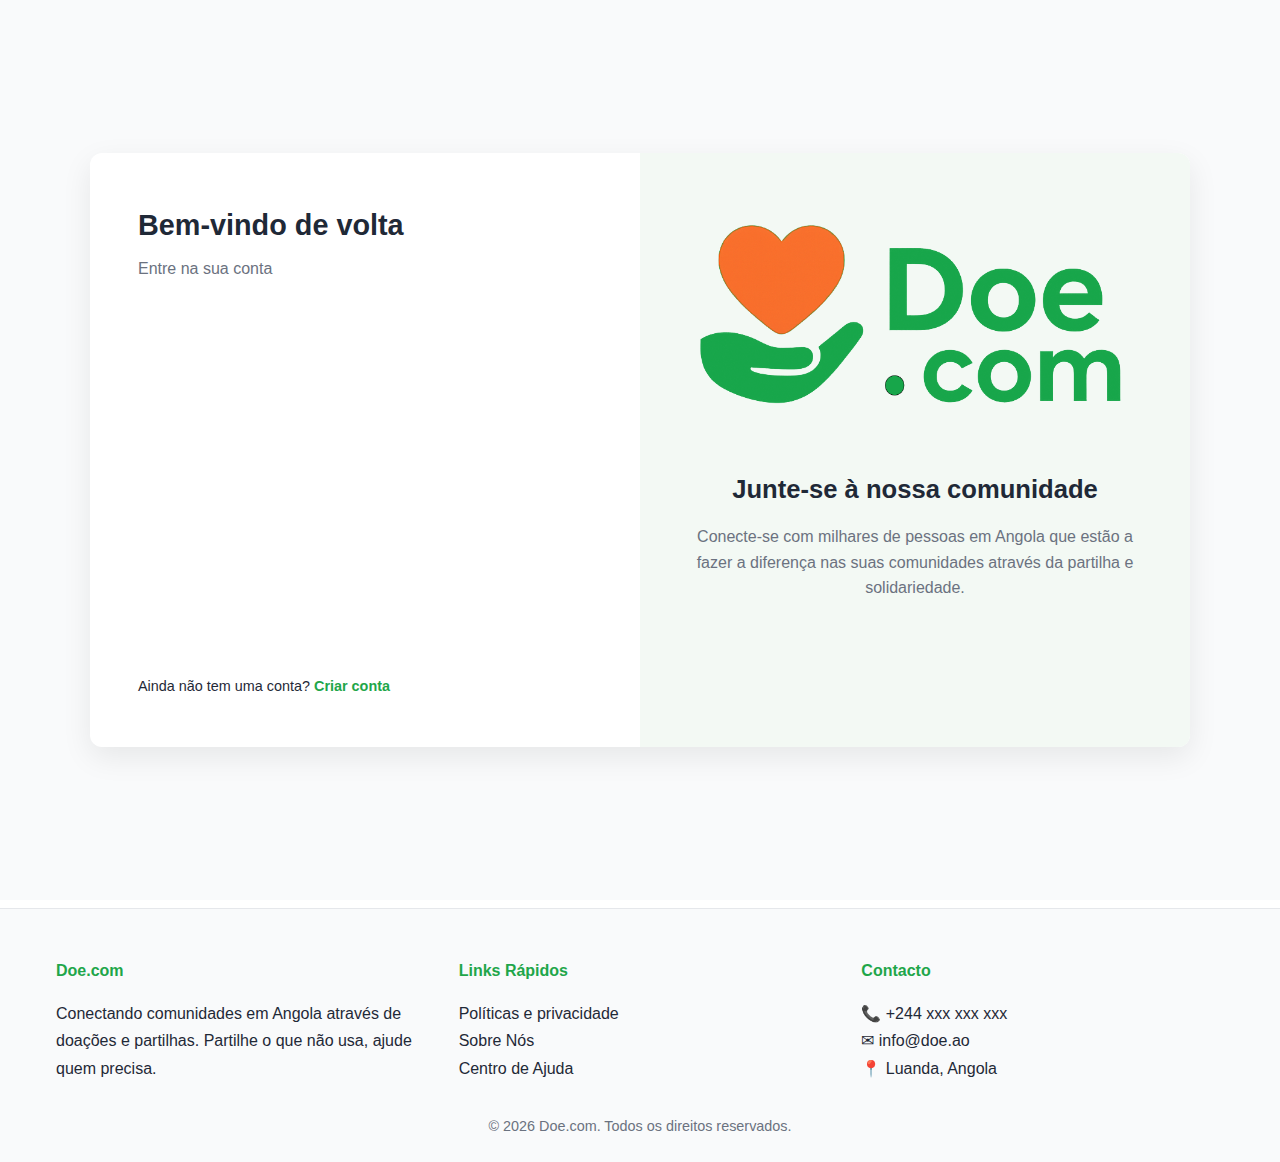
<file: index.html>
<!DOCTYPE html>
<html lang="pt">
  <head>
    <meta charset="UTF-8" />
    <meta name="viewport" content="width=device-width, initial-scale=1.0" />
    <link rel="stylesheet" href="./src/style/main.css" />
    <link rel="stylesheet" href="./src/style/sign.css" />
    <title>Entrar | Doe.com</title>
  </head>
  <body>
    <main class="auth">
      <div class="auth-container">
        <!-- Coluna esquerda: formulário -->
        <div class="auth-form">
          <h1>Bem-vindo de volta</h1>
          <p class="auth-subtitle">Entre na sua conta</p>

          <form class="fade-in auth-form" id="loginForm">
            <div class="form-group">
              <label for="loginEmail">Endereço de Email</label>
              <input
                type="email"
                id="loginEmail"
                name="email"
                placeholder="Digite o seu email"
                required
              />
            </div>

            <div class="form-group">
              <label for="loginPassword">Palavra-passe</label>
              <input
                type="password"
                id="loginPassword"
                name="password"
                placeholder="Digite a sua palavra-passe"
                required
              />
            </div>

            <button type="submit" class="btn btn-primary btn-full">
              Entrar
            </button>
          </form>

          <p class="auth-footer">
            Ainda não tem uma conta?
            <a href="signup.html">Criar conta</a>
          </p>
        </div>

        <!-- Coluna direita: imagem -->
        <div class="auth-side">
          <img src="./src/img/doe1.png" alt="Ilustração de comunidade" />

          <h2>Junte-se à nossa comunidade</h2>
          <p>
            Conecte-se com milhares de pessoas em Angola que estão a fazer a
            diferença nas suas comunidades através da partilha e solidariedade.
          </p>
        </div>
      </div>
    </main>

    <!-- Footer -->
    <footer class="footer">
      <div class="container footer-grid">
        <div>
          <h4>Doe.com</h4>
          <p>
            Conectando comunidades em Angola através de doações e partilhas.
            Partilhe o que não usa, ajude quem precisa.
          </p>
        </div>

        <div>
          <h4>Links Rápidos</h4>
          <p><a href="#">Políticas e privacidade</a></p>
          <p><a href="#">Sobre Nós</a></p>
          <p><a href="#">Centro de Ajuda</a></p>
        </div>

        <div>
          <h4>Contacto</h4>
          <p>📞 +244 xxx xxx xxx</p>
          <p>✉ info@doe.ao</p>
          <p>📍 Luanda, Angola</p>
        </div>
      </div>

      <div class="footer-bottom">
        © 2026 Doe.com. Todos os direitos reservados.
      </div>
    </footer>

    <script src="./src/script/auth.js"></script>
    

  </body>
</html>
</file>
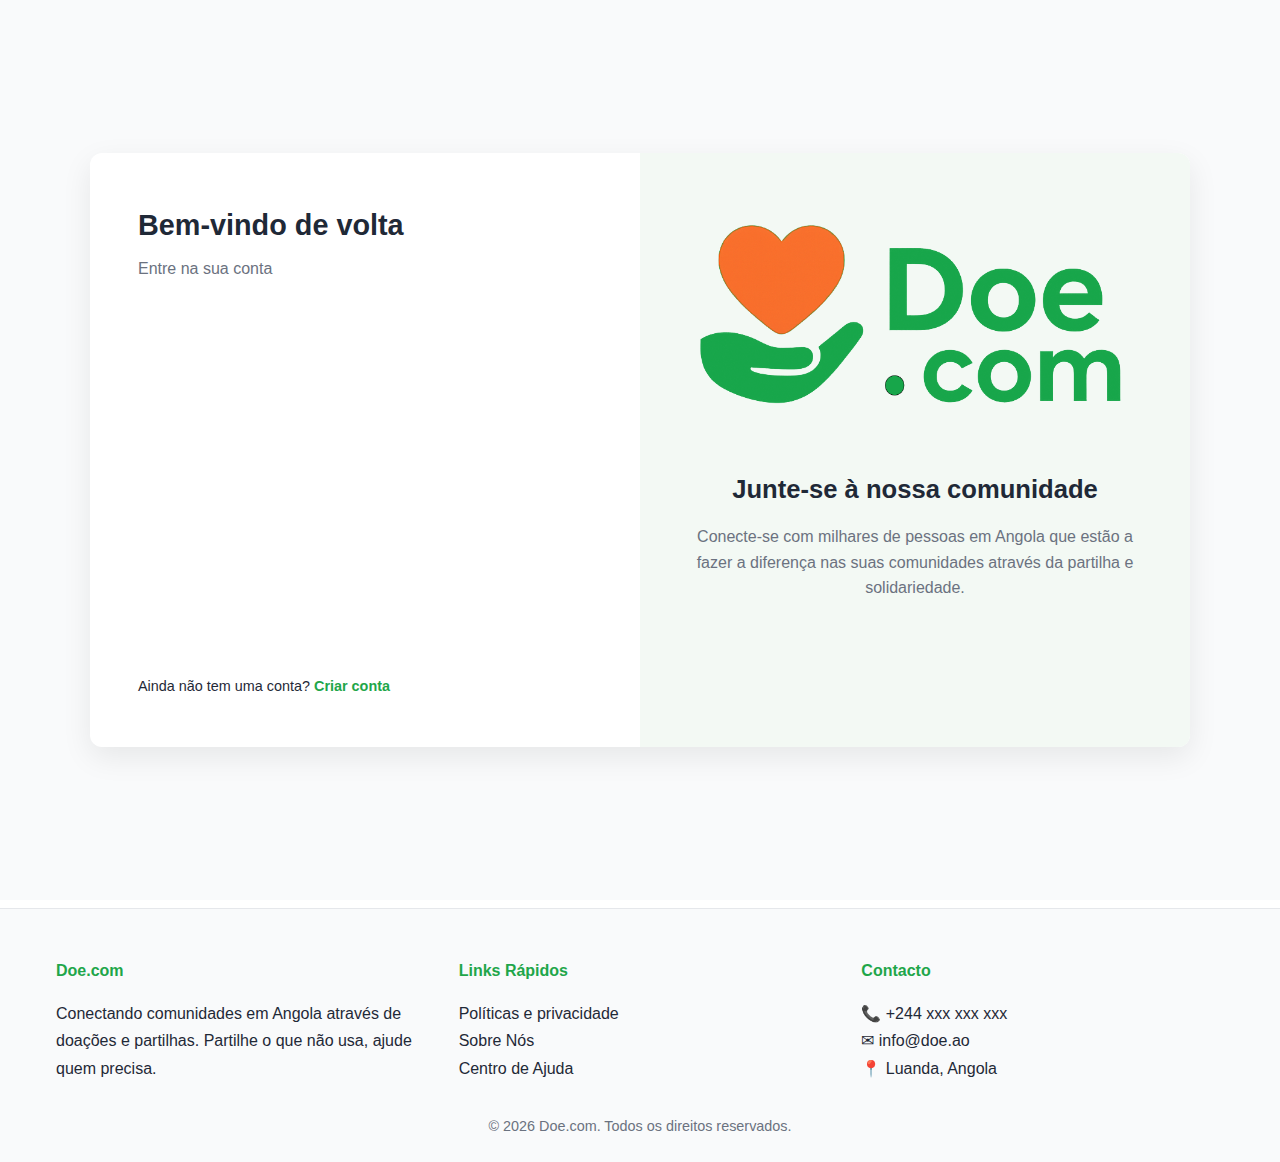
<file: adm.html>
<!DOCTYPE html>
<html lang="pt">
<head>
  <meta charset="UTF-8" />
  <title>Administrador</title>
  <meta name="viewport" content="width=device-width, initial-scale=1.0" />

  <link rel="stylesheet" href="./src/style/main.css" />
  <link rel="stylesheet" href="./src/style/adm.css" />
</head>

<body>

<header class="header">
      <div class="container nav">
        <div class="logo"><a href="adm.html"><img src="./src/img/doe1.png" alt="logo" /></a></div>

        <button class="menu-toggle" id="menuToggle">☰</button>

        <nav class="nav-links" id="navLinks">
          <a href="adm.html">Início</a>

          <a href="chat-adm.html" id="messagesMenuLink">Mensagens</a>

          <!-- Logout -->
          <button
            id="logoutBtn"
            class="btn btn-outline btn-small"
            style="display: none"
          >
            Terminar sessão
          </button>
        </nav>
      </div>
    </header>


<main class="admin-container">
  <h1 class="admin-title">Painel do Administrador</h1>

  <!-- ===============================
       USUÁRIOS
  =============================== -->
  <section class="admin-section">
    <h2>Usuários cadastrados</h2>

    <div class="admin-table-wrapper">
      <table class="admin-table">
        <thead>
          <tr>
            <th>Nome</th>
            <th>Email</th>
            <th>Tipo</th>
            <th>Ações</th>
          </tr>
        </thead>
        <tbody id="usersTable"></tbody>
      </table>
    </div>
  </section>

  <!-- ===============================
       PUBLICAÇÕES
  =============================== -->
  <section class="admin-section">
    <h2>Publicações</h2>

    <div class="admin-table-wrapper">
      <table class="admin-table">
        <thead>
          <tr>
            <th>Título</th>
            <th>Autor</th>
            <th>NIF</th>
            <th>Descrição</th>
            <th>Ações</th>
          </tr>
        </thead>
        <tbody id="postsTable"></tbody>
      </table>
    </div>
  </section>
</main>


<!-- Footer -->
    <footer class="footer fade-in">
      <div class="container footer-grid">
        <div>
          <h4>Doe.com</h4>
          <p>
            Conectando comunidades em Angola através de doações e partilhas.
            Partilhe o que não usa, ajude quem precisa.
          </p>
        </div>

        <div>
          <h4>Links Rápidos</h4>
          <p><a href="#">Políticas e privacidade</a></p>
          <p><a href="#">Sobre Nós</a></p>
          <p><a href="#">Centro de Ajuda</a></p>
        </div>

        <div>
          <h4>Contacto</h4>
          <p>📞 +244 xxx xxx xxx</p>
          <p>✉ info@doe.ao</p>
          <p>📍 Luanda, Angola</p>
        </div>
      </div>

      <div class="footer-bottom">
        © 2026 Kambia. Todos os direitos reservados.
      </div>
    </footer>

<script src="./src/script/auth.js"></script>
<script src="./src/script/script.js"></script>
<script src="./src/script/adm.js"></script>
</body>
</html>
</file>
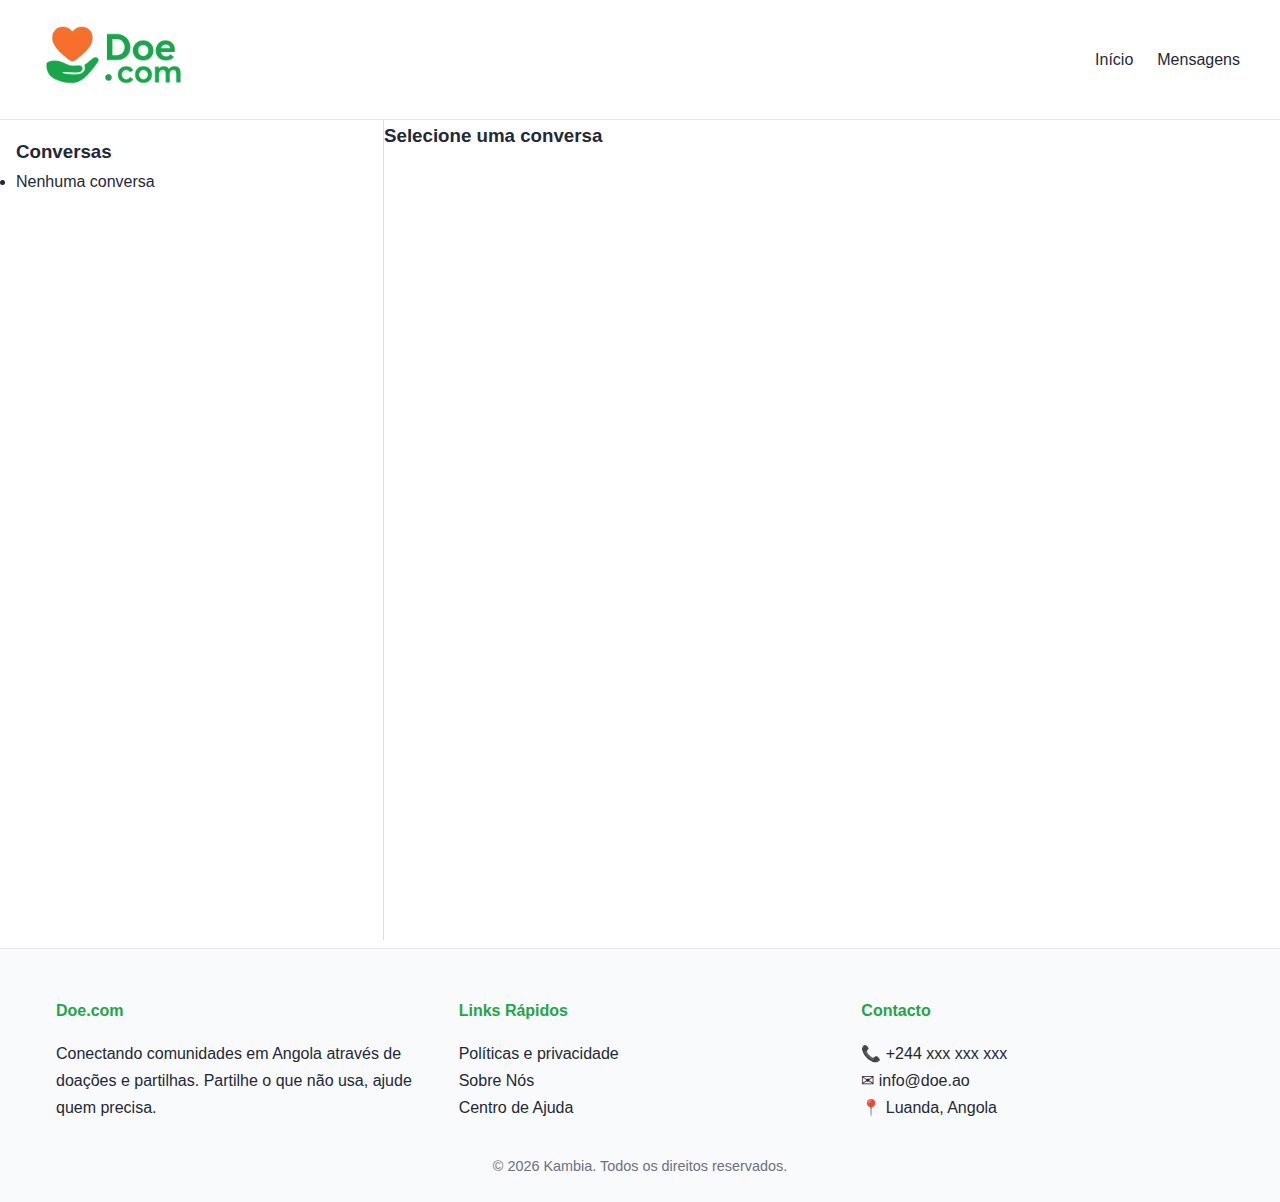
<file: chat-adm.html>
<!DOCTYPE html>
<html lang="pt">
<head>
    <meta charset="UTF-8">
    <meta name="viewport" content="width=device-width, initial-scale=1.0">
    <link rel="stylesheet" href="./src/style/main.css">
    <link rel="stylesheet" href="./src/style/chat-adm.css">
    <title>Mensagens</title>
</head>
<body>

    <header class="header">
      <div class="container nav">
        <div class="logo"><a href="chat-adm.html"><img src="./src/img/doe1.png" alt="logo" /></a></div>

        <button class="menu-toggle" id="menuToggle">☰</button>

        <nav class="nav-links" id="navLinks">
          <a href="adm.html">Início</a>

          <a href="chat-adm.html" id="messagesMenuLink">Mensagens</a>

          <!-- Logout -->
          <button
            id="logoutBtn"
            class="btn btn-outline btn-small"
            style="display: none"
          >
            Terminar sessão
          </button>
        </nav>
      </div>
    </header>

    <main class="messages-container">
  <!-- LISTA DE CONVERSAS -->
  <aside class="chat-list">
    <h3>Conversas</h3>
    <ul id="chatList"></ul>
  </aside>

  <!-- CHAT -->
  <section class="chat-content">
    <div class="chat-header">
      <button
  id="deleteChatBtn"
  class="delete-chat-btn"
  style="display:none;"
>
  🗑️ Eliminar conversa
</button>

        <button id="backToChats" class="back-btn">←</button>

      <h3 id="chatTitle">Selecione uma conversa</h3>
      <p id="chatSubtitle"></p>
    </div>

    <div class="chat-messages" id="messagesContainer"></div>

    <form id="messageForm" class="admin-chat-input" style="display:none;">
      <input
        type="text"
        id="messageInput"
        placeholder="Escreva uma mensagem..."
        required
      />
      <button type="submit">Enviar</button>
    </form>
  </section>
</main>

<!-- Footer -->
    <footer class="footer fade-in">
      <div class="container footer-grid">
        <div>
          <h4>Doe.com</h4>
          <p>
            Conectando comunidades em Angola através de doações e partilhas.
            Partilhe o que não usa, ajude quem precisa.
          </p>
        </div>

        <div>
          <h4>Links Rápidos</h4>
          <p><a href="#">Políticas e privacidade</a></p>
          <p><a href="#">Sobre Nós</a></p>
          <p><a href="#">Centro de Ajuda</a></p>
        </div>

        <div>
          <h4>Contacto</h4>
          <p>📞 +244 xxx xxx xxx</p>
          <p>✉ info@doe.ao</p>
          <p>📍 Luanda, Angola</p>
        </div>
      </div>

      <div class="footer-bottom">
        © 2026 Kambia. Todos os direitos reservados.
      </div>
    </footer>

<script src="./src/script/auth.js"></script>
<script src="./src/script/script.js"></script>
<script src="./src/script/chat-adm.js"></script>
</body>
</html>
</file>
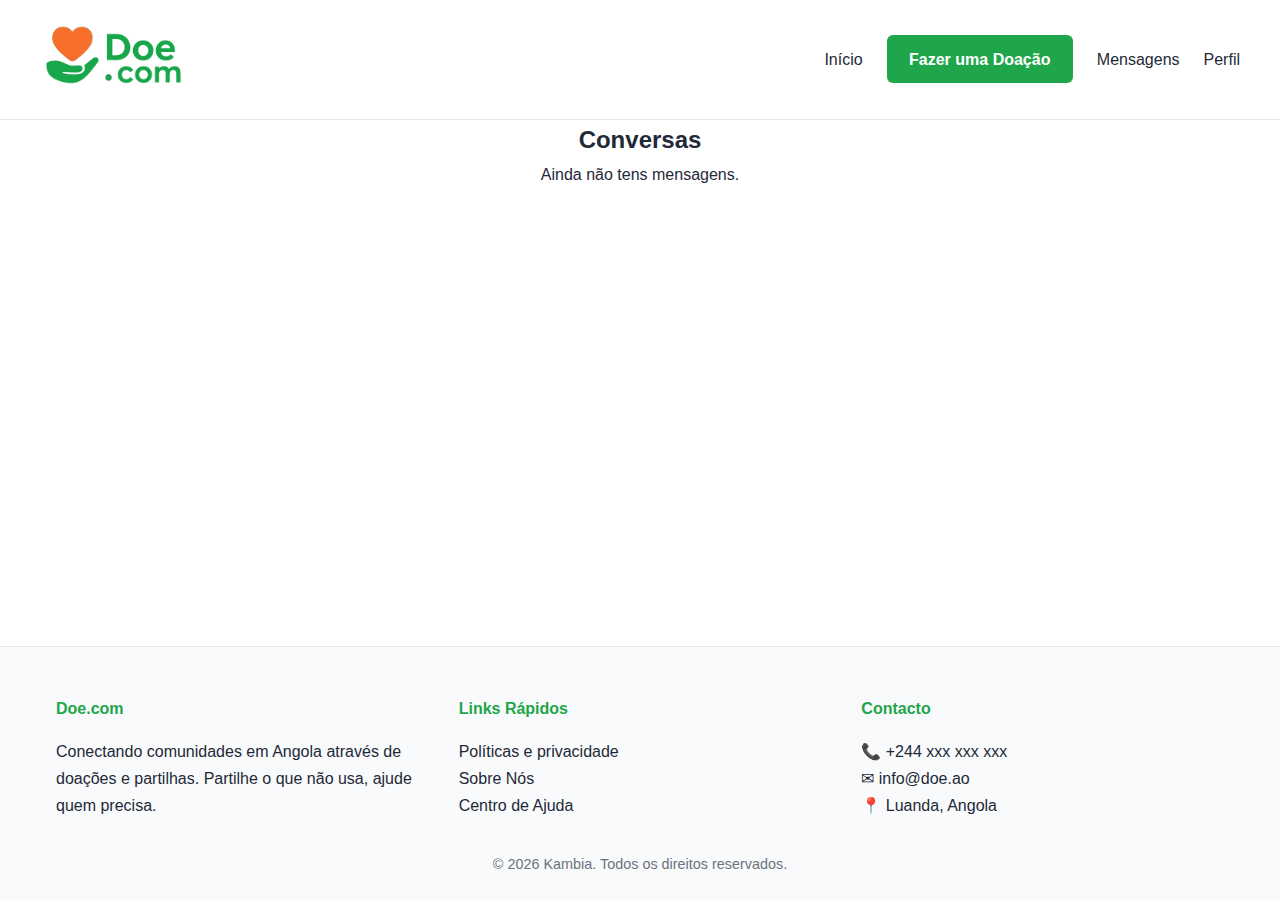
<file: chat.html>
<!DOCTYPE html>
<html lang="pt">
<head>
  <meta charset="UTF-8" />
  <title>Chat</title>
  <meta name="viewport" content="width=device-width, initial-scale=1.0" />

  <link rel="stylesheet" href="./src/style/main.css" />
  <link rel="stylesheet" href="./src/style/chat.css" />
</head>
<body>

  <!-- Header / Navbar -->
    <header class="header">
      <div class="container nav">
        <div class="logo"><a href="home.html"><img src="./src/img/doe1.png" alt="logo" /></a></div>

        <button class="menu-toggle" id="menuToggle">☰</button>

        <nav class="nav-links" id="navLinks">
          <a href="home.html">Início</a>

          <!-- Ação principal (muda conforme tipo de conta) -->
          <a href="doacoes.html" id="donationActionBtn" class="btn btn-primary">
            Fazer uma Doação
          </a>

          <a href="chats.html" id="messagesMenuLink">Mensagens</a>

          <a href="perfil.html" id="profileLink">Perfil</a>

          <!-- Logout -->
          <button
            id="logoutBtn"
            class="btn btn-outline btn-small"
            style="display: none"
          >
            Terminar sessão
          </button>
        </nav>
      </div>
    </header>

  <!-- CHAT -->
  <main class="container fade-in chat-page">

    <!-- TOPO DO CHAT -->
    <div class="chat-header">
      <a href="chats.html"><h3>←</h3></a>
      <h3 id="chatTitle">Conversa</h3>
      <p id="chatSubtitle"></p>
    </div>

    <!-- MENSAGENS -->
    <div id="messagesContainer" class="messages"></div>

    <!-- ENVIAR MENSAGEM -->
    <form id="messageForm" class="chat-form">
      <input
        type="text"
        id="messageInput"
        placeholder="Escreve a tua mensagem..."
        required
      />
      <button type="submit" class="btn btn-primary">
        Enviar
      </button>
    </form>

  </main>
  
<!-- Footer -->
    <footer class="footer fade-in">
      <div class="container footer-grid">
        <div>
          <h4>Doe.com</h4>
          <p>
            Conectando comunidades em Angola através de doações e partilhas.
            Partilhe o que não usa, ajude quem precisa.
          </p>
        </div>

        <div>
          <h4>Links Rápidos</h4>
          <p><a href="#">Políticas e privacidade</a></p>
          <p><a href="#">Sobre Nós</a></p>
          <p><a href="#">Centro de Ajuda</a></p>
        </div>

        <div>
          <h4>Contacto</h4>
          <p>📞 +244 xxx xxx xxx</p>
          <p>✉ info@doe.ao</p>
          <p>📍 Luanda, Angola</p>
        </div>
      </div>

      <div class="footer-bottom">
        © 2026 Doe.com. Todos os direitos reservados.
      </div>
    </footer>


  <script src="./src/script/auth.js"></script>
  <script src="./src/script/script.js"></script>
  <script src="./src/script/chat.js"></script>
  
  

</body>
</html>
</file>
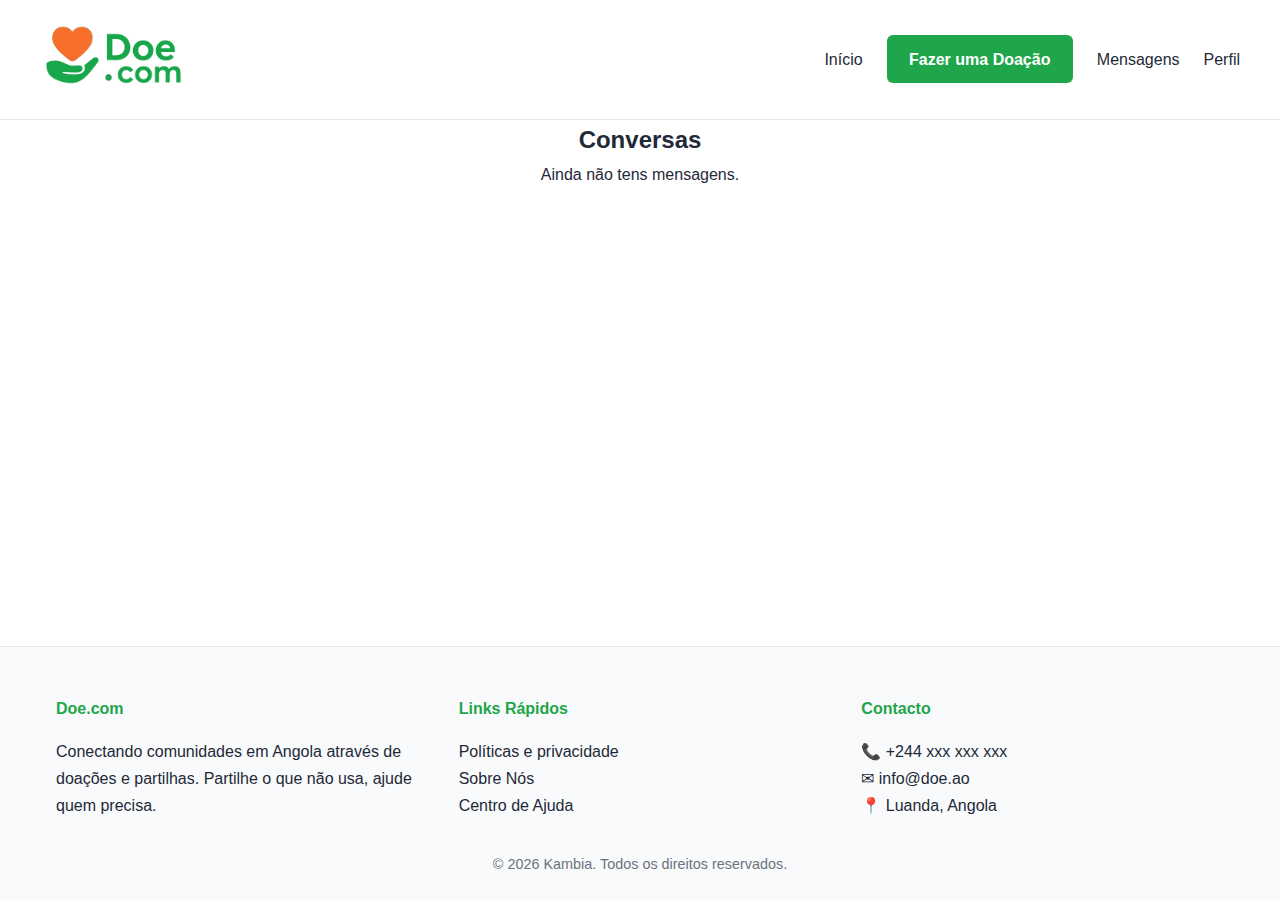
<file: chats.html>
<!DOCTYPE html>
<html lang="pt">
<head>
  <meta charset="UTF-8" />
  <title>Mensagens</title>
  <link rel="stylesheet" href="./src/style/main.css" />
  <link rel="stylesheet" href="./src/style/chats.css" />
</head>
<body>

<!-- Header / Navbar -->
    <header class="header">
      <div class="container nav">
        <div class="logo"><a href="home.html"><img src="./src/img/doe1.png" alt="logo" /></a></div>

        <button class="menu-toggle" id="menuToggle">☰</button>

        <nav class="nav-links" id="navLinks">
          <a href="home.html">Início</a>

          <!-- Ação principal (muda conforme tipo de conta) -->
          <a href="doacoes.html" id="donationActionBtn" class="btn btn-primary">
            Fazer uma Doação
          </a>

          <a href="chats.html" id="messagesMenuLink">Mensagens</a>

          <a href="perfil.html" id="profileLink">Perfil</a>

          <!-- Logout -->
          <button
            id="logoutBtn"
            class="btn btn-outline btn-small"
            style="display: none"
          >
            Terminar sessão
          </button>
        </nav>
      </div>
    </header>

<main class="container1 fade-in">

  <h2>Conversas</h2>

  <p id="noChats" class="empty-message" style="display:none;">
    Ainda não tens mensagens.
  </p>

  <div id="chatsList" class="chats-list"></div>

</main>

<!-- Footer -->
    <footer class="footer fade-in">
      <div class="container footer-grid">
        <div>
          <h4>Doe.com</h4>
          <p>
            Conectando comunidades em Angola através de doações e partilhas.
            Partilhe o que não usa, ajude quem precisa.
          </p>
        </div>

        <div>
          <h4>Links Rápidos</h4>
          <p><a href="#">Políticas e privacidade</a></p>
          <p><a href="#">Sobre Nós</a></p>
          <p><a href="#">Centro de Ajuda</a></p>
        </div>

        <div>
          <h4>Contacto</h4>
          <p>📞 +244 xxx xxx xxx</p>
          <p>✉ info@doe.ao</p>
          <p>📍 Luanda, Angola</p>
        </div>
      </div>

      <div class="footer-bottom">
        © 2026 Kambia. Todos os direitos reservados.
      </div>
    </footer>


<script src="./src/script/auth.js"></script>
<script src="./src/script/script.js"></script>
<script src="./src/script/chats.js"></script>

</body>
</html>
</file>
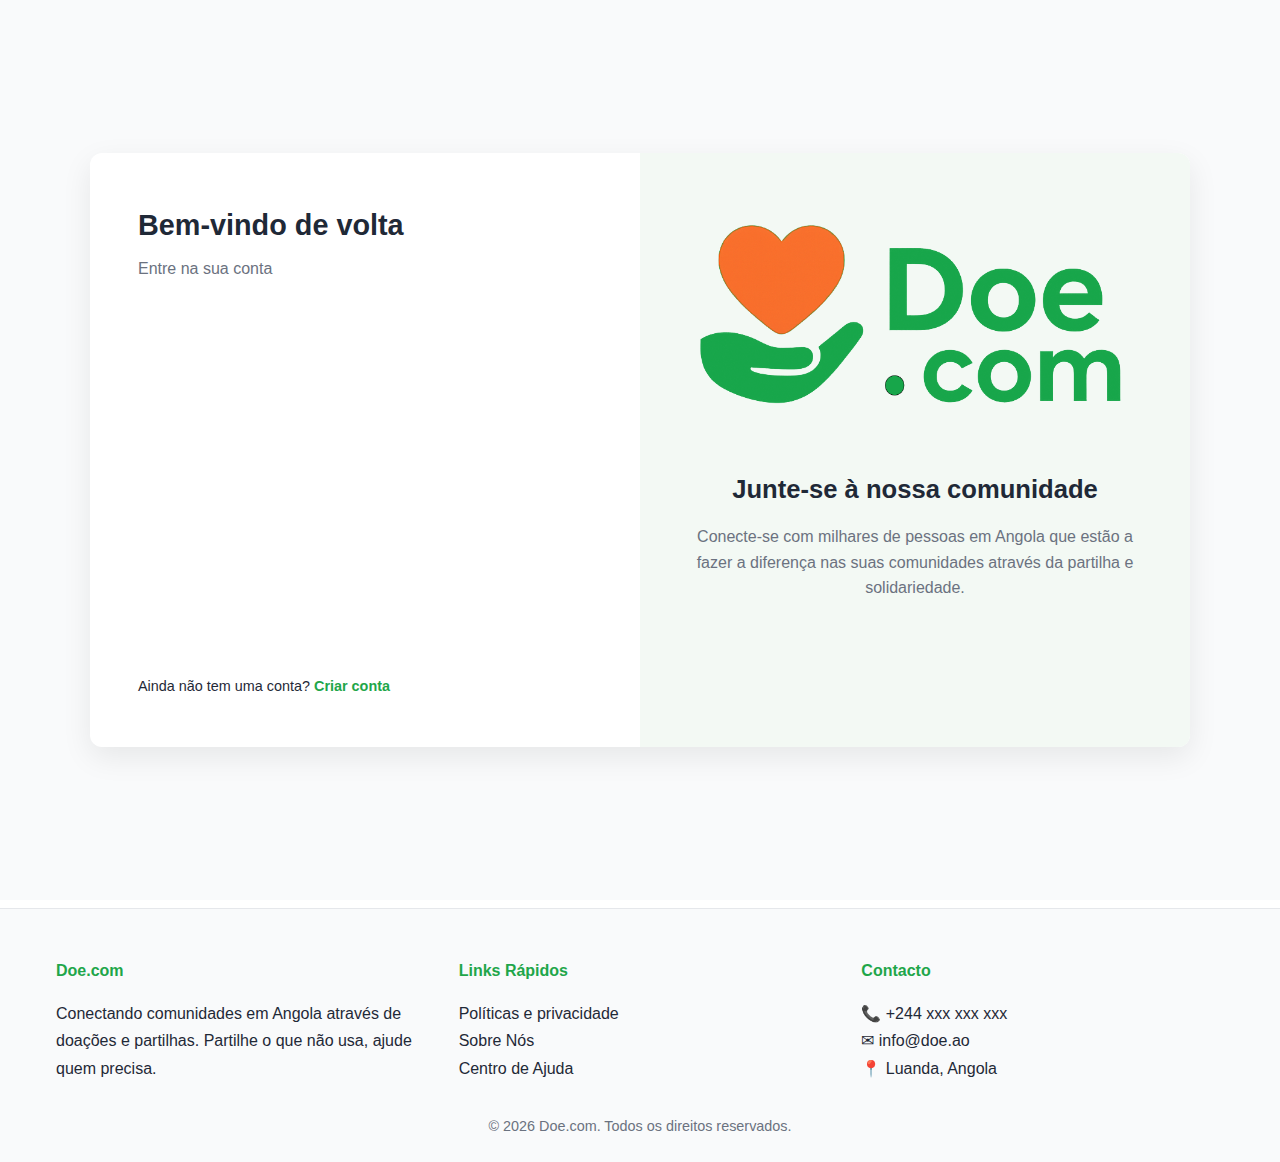
<file: doacoes.html>
<!DOCTYPE html>
<html lang="pt">
<head>
  <meta charset="UTF-8" />
  <meta name="viewport" content="width=device-width, initial-scale=1.0" />
  <title>Fazer uma Doação | Kambia</title>
  <link rel="stylesheet" href="./src/style/main.css" />
  <link rel="stylesheet" href="./src/style/doacoes.css" />
</head>
<body>

  <!-- Header / Navbar -->
    <header class="header">
      <div class="container nav">
        <div class="logo"><a href="home.html"><img src="./src/img/doe1.png" alt="logo" /></a></div>

        <button class="menu-toggle" id="menuToggle">☰</button>

        <nav class="nav-links" id="navLinks">
          <a href="home.html">Início</a>

          <!-- Ação principal (muda conforme tipo de conta) -->
          <a href="doacoes.html" id="donationActionBtn" class="btn btn-primary">
            Fazer uma Doação
          </a>

          <a href="chats.html" id="messagesMenuLink">Mensagens</a>

          <a href="perfil.html" id="profileLink">Perfil</a>

          <!-- Logout -->
          <button
            id="logoutBtn"
            class="btn btn-outline btn-small"
            style="display: none"
          >
            Terminar sessão
          </button>
        </nav>
      </div>
    </header>

<!-- Página Pedidos de Doação -->
<section class="donation-page">
  <div class="container1">

    <!-- Cabeçalho (dinâmico via JS) -->
     <section id="requestFormSection">
    <div class="section-header">
      <h2>Criar Pedido de Doação</h2>
      <p>
        Descreva o que a sua organização precisa neste momento.
      </p>
    </div>

    <!-- ONG → FORMULÁRIO -->

    <form
      id="requestForm"
      class="donation-grid fade-in"
    >
      <div class="donation-card">
        <h3>Detalhes do Pedido</h3>

        <label>Nome do Item Necessário *</label>
        <input
          type="text"
          name="title"
          placeholder="Ex: Alimentos não perecíveis"
          required
        />

        <label>Categoria *</label>
        <select name="category" required>
          <option value="">Selecionar categoria</option>
          <option value="Alimentos">Alimentos</option>
          <option value="Roupas">Roupas</option>
          <option value="Medicamentos">Medicamentos</option>
          <option value="Material Escolar">Material Escolar</option>
          <option value="Outros">Outros</option>
        </select>

        <label>Descrição do Pedido *</label>
        <textarea
          name="description"
          maxlength="500"
          placeholder="Explique a necessidade e quem será beneficiado"
          required
        ></textarea>

        <label>Localização *</label>
        <input
          type="text"
          name="location"
          placeholder="Cidade / Bairro"
          required
        />

        <label>Urgência</label>
        <div class="radio-grid">
          <label>
            <input type="radio" name="priority" value="Alta" />
            Alta
          </label>
          <label>
            <input type="radio" name="priority" value="Média" />
            Média
          </label>
          <label>
            <input
              type="radio"
              name="priority"
              value="Normal"
              checked
            />
            Normal
          </label>
        </div>

        <button
          type="submit"
          class="btn btn-primary btn-full"
        >
          Publicar Pedido
        </button>
      </div>
    </form>
    </section>

    <!-- INDIVIDUAL → LISTA -->
    <section
      id="requestsListSection"
      class="fade-in"
      style="display:none;"
    >
      <h3 class="title">Pedidos de Doações das ONGs</h3>

      <p
        id="emptyRequests"
        class="empty-message"
        style="display:none;"
      >
        Ainda não existem pedidos publicados.
      </p>

      <div
        id="requestsGrid"
        class="items-grid"
      ></div>
    </section>

  </div>
</section>

<!-- Modal -->
<div id="helpModal" class="modal">
  <div class="modal-content">
    <button id="closeModal">×</button>

    <h3 id="modalTitle"></h3>
    <p id="modalDescription"></p>

    <p><strong>ONG:</strong> <span id="modalOng"></span></p>
    <p><strong>Email:</strong> <span id="modalEmail"></span></p>
    <p><strong>NIF:</strong> <span id="modalNif"></span></p>

    <button id="contactBtn" class="btn btn-primary">
      Entrar em contacto
    </button>
  </div>
</div>



  <!-- Footer -->
  <footer class="footer fade-in">
    <div class="container footer-grid">
      <div>
        <h4>Doe.com</h4>
        <p>
          Conectando comunidades em Angola através de doações e partilhas.
          Partilhe o que não usa, ajude quem precisa.
        </p>
      </div>

      <div>
          <h4>Links Rápidos</h4>
          <p><a href="#">Políticas e privacidade</a></p>
          <p><a href="#">Sobre Nós</a></p>
          <p><a href="#">Centro de Ajuda</a></p>
        </div>

      <div>
        <h4>Contacto</h4>
        <p>📞 +244 xxx xxx xxx</p>
        <p>✉ info@doe.ao</p>
        <p>📍 Luanda, Angola</p>
      </div>
    </div>

    <div class="footer-bottom">
      © 2026 Doe.com. Todos os direitos reservados.
    </div>
  </footer>

  <script src="./src/script/auth.js"></script>  
  <script src="./src/script/script.js"></script>
  <script src="./src/script/doacoes.js"></script>
</body>
</html>

</body>
</html>
</file>
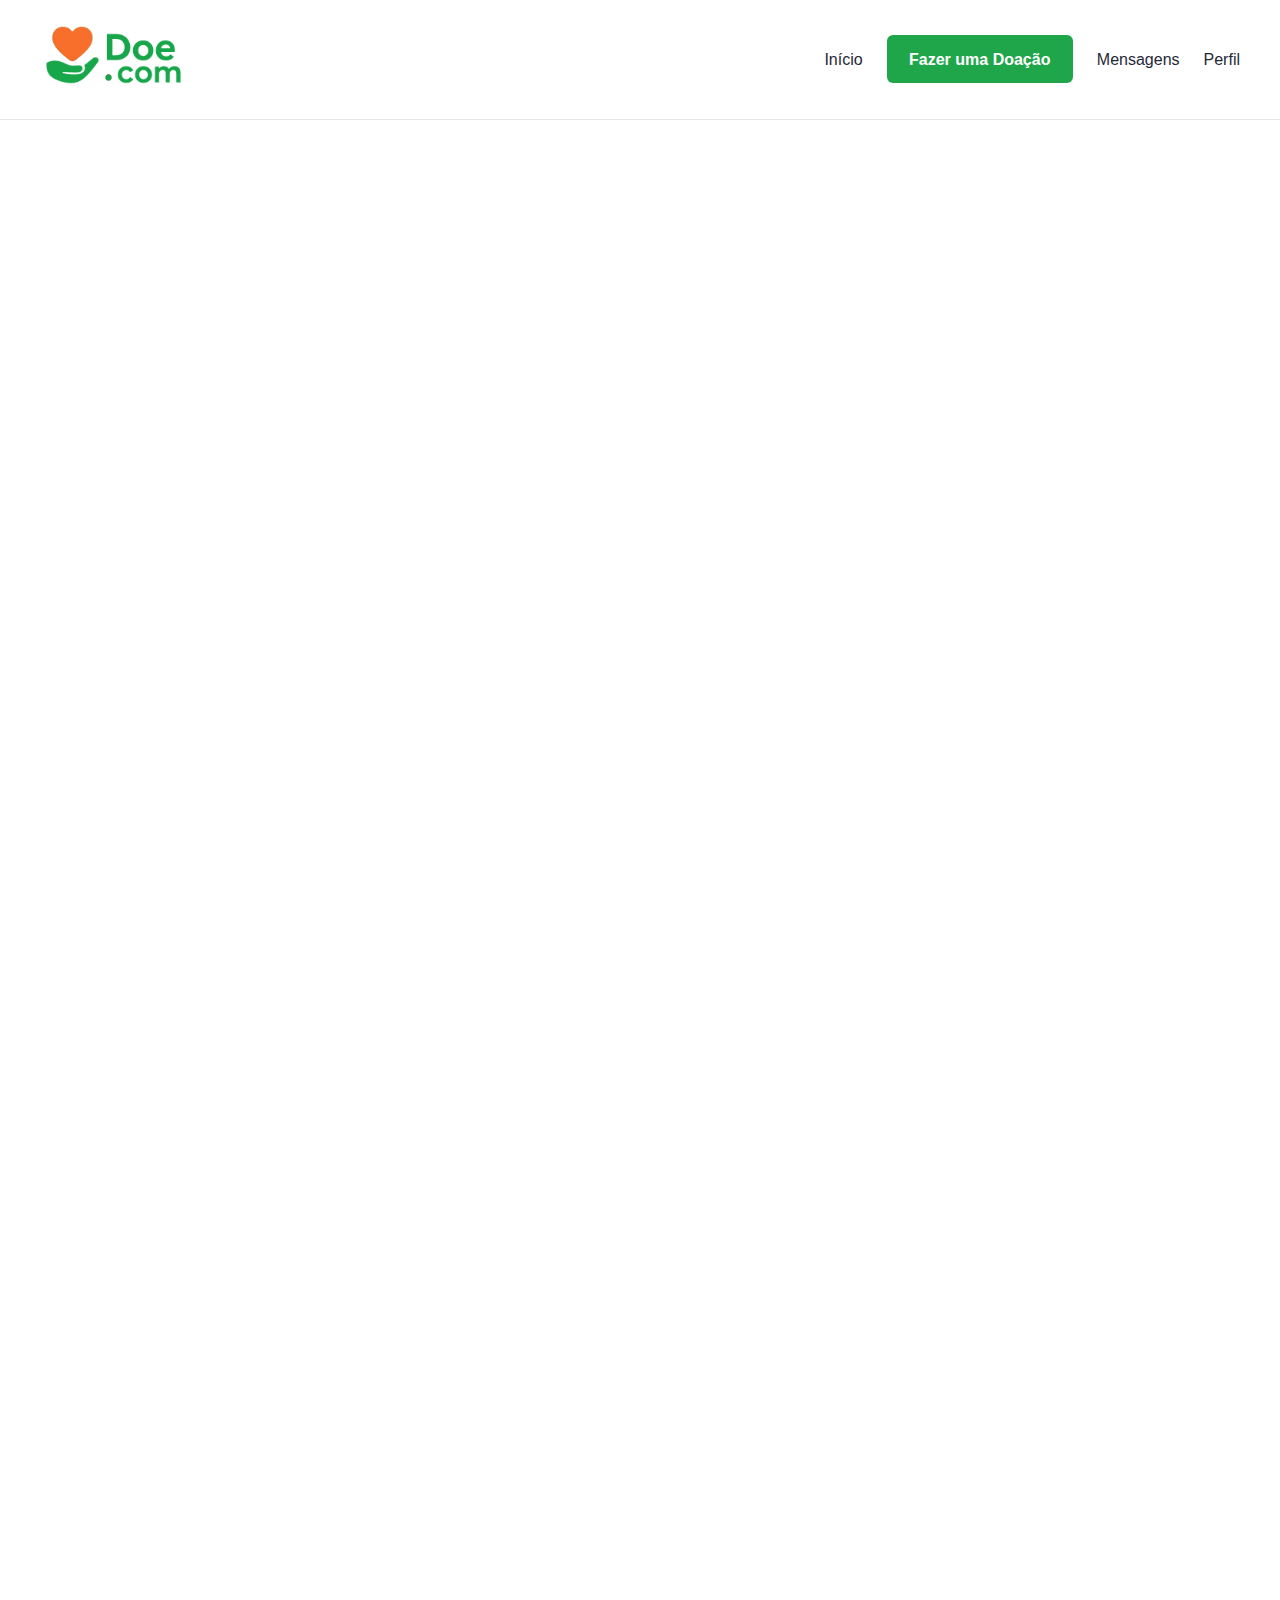
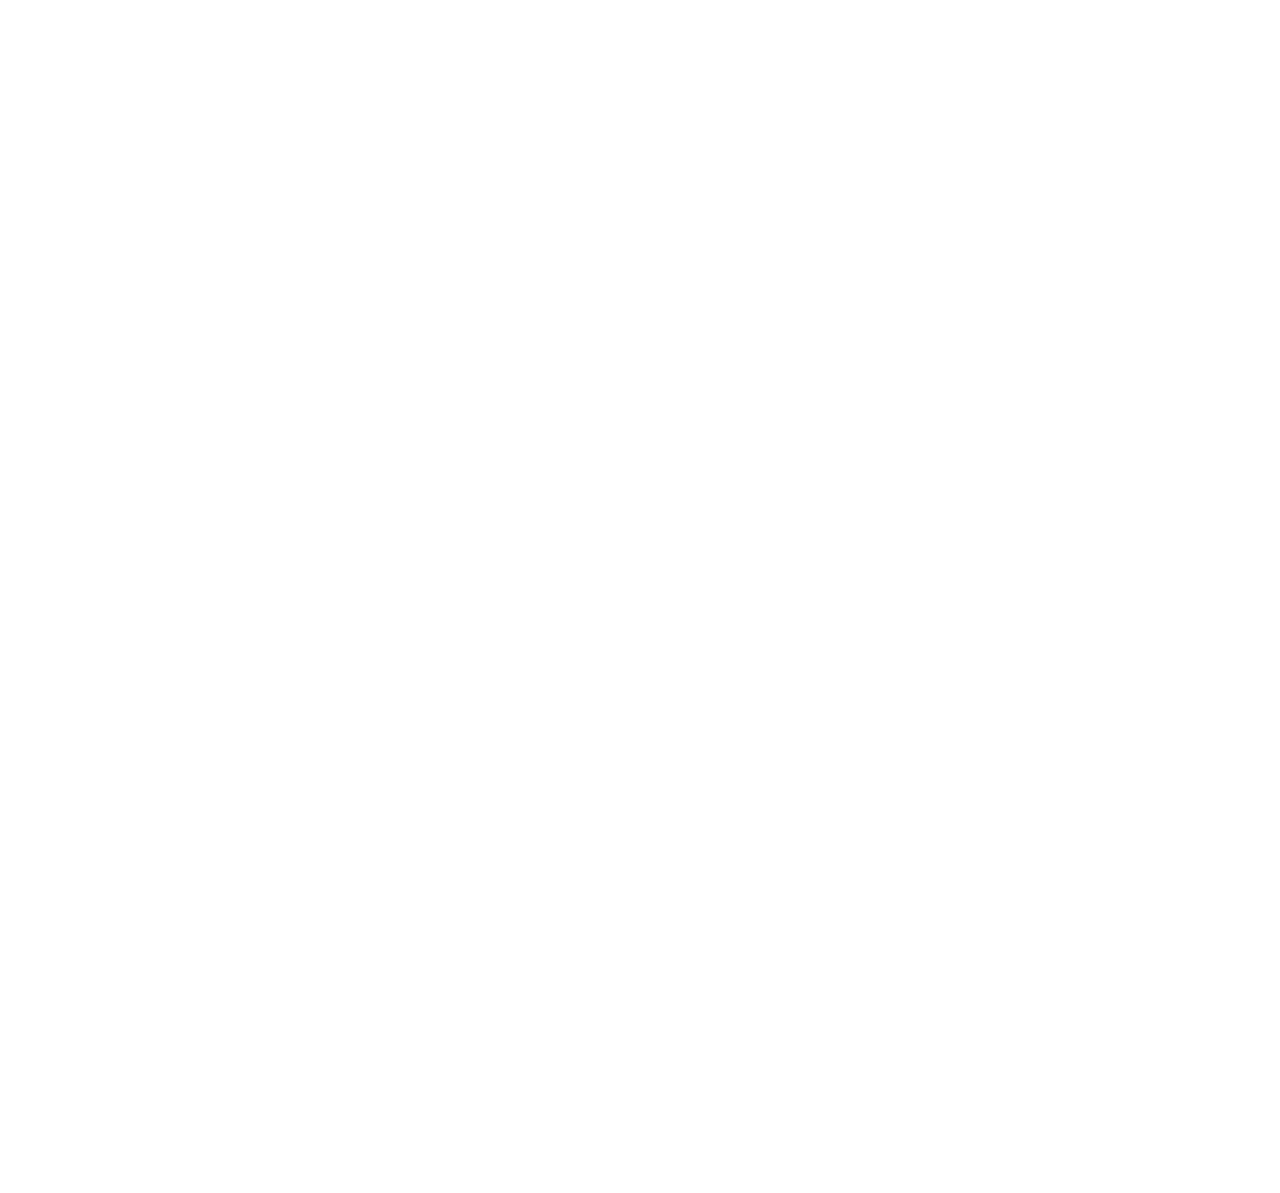
<file: home.html>
<!doctype html>
<html lang="pt">
  <head>
    <meta charset="UTF-8" />
    <meta name="viewport" content="width=device-width, initial-scale=1.0" />
    <link rel="stylesheet" href="./src/style/main.css" />
    <link rel="stylesheet" href="./src/style/home.css" />
    <title>Doe.com</title>
  </head>
  <body>
    <!-- Header / Navbar -->
    <header class="header">
      <div class="container nav">
        <div class="logo"><a href="home.html"><img src="./src/img/doe1.png" alt="logo" /></a></div>

        <button class="menu-toggle" id="menuToggle">☰</button>

        <nav class="nav-links" id="navLinks">
          <a href="home.html">Início</a>

          <!-- Ação principal (muda conforme tipo de conta) -->
          <a href="doacoes.html" id="donationActionBtn" class="btn btn-primary">
            Fazer uma Doação
          </a>

          <a href="chats.html" id="messagesMenuLink">Mensagens</a>

          <a href="perfil.html" id="profileLink">Perfil</a>

          <!--  <a href="login.html" id="loginLink">Entrar</a>-->

          <!-- Logout -->
          <button
            id="logoutBtn"
            class="btn btn-outline btn-small"
            style="display: none"
          >
            Terminar sessão
          </button>
        </nav>
      </div>
    </header>
    <!-- Hero -->
    <section id="individualContent">
      
    <section class="hero fade-in">
      <div class="hero-overlay"></div>
      <div class="container hero-content">
        <h1>
          Partilhe o que não usa.<br />
          <span>Ajude quem precisa.</span>
        </h1>
        <p>
          Conecte-se com a sua comunidade em Angola. Dê uma segunda vida aos
          seus itens enquanto ajuda famílias e ONGs a fazer a diferença.
        </p>
        <div class="hero-buttons">
          <a href="doacoes.html" class="btn btn-orange">Fazer uma Doação</a>
          <!--  <a href="#" class="btn btn-outline">Explorar Itens</a>-->
        </div>
      </div>
    </section>

    <!-- Como Funciona -->
    <section class="how fade-in">
      <div class="container">
        <div class="section-header">
          <h2>Como o Doe Funciona</h2>
          <p>Passos simples para fazer a diferença na sua comunidade</p>
        </div>

        <div class="steps">
          <div class="step">
            <div class="step-icon green">🔍</div>
            <h3>1. Faça uma Doação</h3>
            <p>
              Visualize os pedidios de doação, escolhe o que está ao teu alcance e doe.
            </p>
          </div>

          <div class="step">
            <div class="step-icon orange">📩</div>
            <h3>2. Conecte-se com Recetores</h3>
            <p>
              ONGs receberão a sua mensagem e entram em contacto
              consigo.
            </p>
          </div>

          <div class="step">
            <div class="step-icon blue">❤</div>
            <h3>3. Faça a Diferença</h3>
            <p>
              A sua doação chega a quem mais precisa, criando impacto positivo.
            </p>
          </div>
        </div>
      </div>
    </section>
    </section>

    <!-- visão ong -->
     <section id="ongContent" style="display: none">

  <section class="hero fade-in">
    <div class="hero-overlay"></div>
    <div class="container hero-content">
      <h1>
        Publique necessidades.<br />
        <span>Receba apoio da comunidade.</span>
      </h1>
      <p>
        Crie pedidos de doação e conecte-se diretamente com pessoas dispostas a
        ajudar a sua organização.
      </p>
      <div class="hero-buttons">
        <a href="doacoes.html" class="btn btn-orange">
          Criar Pedido de Doação
        </a>
      </div>
    </div>
  </section>

  <section class="how fade-in">
    <div class="container">
      <div class="section-header">
        <h2>Como funciona para ONGs</h2>
        <p>Uma forma simples de mobilizar ajuda</p>
      </div>

      <div class="steps">
        <div class="step">
          <div class="step-icon green">📝</div>
          <h3>1. Criar Pedido</h3>
          <p>Descreva claramente o que a sua organização precisa.</p>
        </div>

        <div class="step">
          <div class="step-icon orange">💬</div>
          <h3>2. Receber Contactos</h3>
          <p>Indivíduos entram em contacto para ajudar.</p>
        </div>

        <div class="step">
          <div class="step-icon blue">🤝</div>
          <h3>3. Coordenar a Ajuda</h3>
          <p>Converse e combine a entrega das doações.</p>
        </div>
      </div>
    </div>
  </section>

</section>


    <!-- Impacto -->
    <section class="impact fade-in">
      <div class="container">
        <h2>O Nosso Impacto Juntos</h2>
        <p>A construir comunidades mais fortes em Angola, ajudando a quem mais precisa!</p>

        <div class="impact-grid">
          <div class="impact-item">
            <strong>0+</strong>
            <span>Itens Doados</span>
          </div>
          <div class="impact-item">
            <strong>0+</strong>
            <span>Famílias Ajudadas</span>
          </div>
          <div class="impact-item">
            <strong>0+</strong>
            <span>Cidades Abrangidas</span>
          </div>
          <div class="impact-item">
            <strong>0+</strong>
            <span>ONGs Parceiras</span>
          </div>
        </div>
      </div>
    </section>

    <!-- Parcerias -->
    <section class="parceria fade-in">
      <div class="container">
        <h2>Pronto para Fazer a Diferença?</h2>
        <p>
          Junte-se a milhares de angolanos que já estão a partilhar, cuidar e
          construir uma sociedade mais fortes.
        </p>
        <div class="pcr-buttons">
          <a href="#" id="partnerBtn" class="btn btn-primary">Seja Nosso Parceiro</a>
        </div>
      </div>
    </section>

    <!-- Footer -->
    <footer class="footer fade-in">
      <div class="container footer-grid">
        <div>
          <h4>Doe.com</h4>
          <p>
            Conectando comunidades em Angola através de doações e partilhas.
            Partilhe o que não usa, ajude quem precisa.
          </p>
        </div>

        <div>
          <h4>Links Rápidos</h4>
          <p><a href="#">Políticas e privacidade</a></p>
          <p><a href="#">Sobre Nós</a></p>
          <p><a href="#">Centro de Ajuda</a></p>
        </div>

        <div>
          <h4>Contacto</h4>
          <p>📞 +244 xxx xxx xxx</p>
          <p>✉ info@doe.ao</p>
          <p>📍 Luanda, Angola</p>
        </div>
      </div>

      <div class="footer-bottom">
        © 2026 Doe.com. Todos os direitos reservados.
      </div>
    </footer>

    <script src="./src/script/auth.js"></script>
    <script src="./src/script/script.js"></script>
  </body>
</html>
</file>
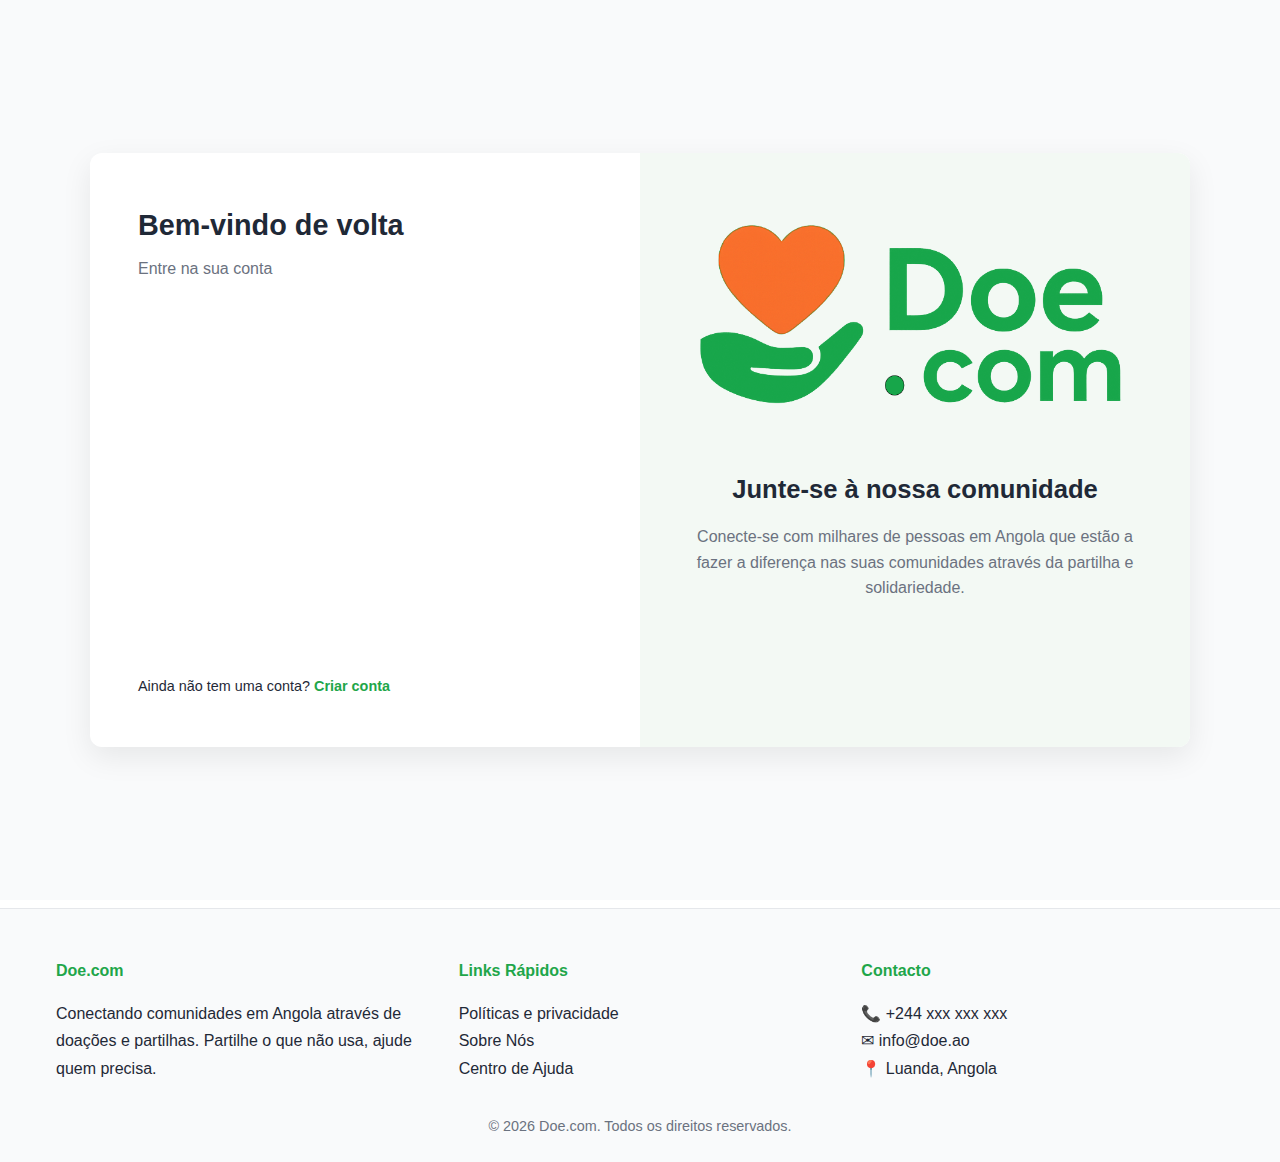
<file: perfil.html>
<!DOCTYPE html>
<html lang="pt">
<head>
  <meta charset="UTF-8" />
  <meta name="viewport" content="width=device-width, initial-scale=1.0" />
  <link rel="stylesheet" href="./src/style/main.css" />
  <link rel="stylesheet" href="./src/style/perfil.css" />
  <title>Perfil do Utilizador</title>
</head>
<body>

 <!-- Header / Navbar -->
    <header class="header">
      <div class="container nav">
        <div class="logo"><a href="home.html"><img src="./src/img/doe1.png" alt="logo" /></a></div>

        <button class="menu-toggle" id="menuToggle">☰</button>

        <nav class="nav-links" id="navLinks">
          <a href="home.html">Início</a>

          <!-- Ação principal (muda conforme tipo de conta) -->
          <a href="doacoes.html" id="donationActionBtn" class="btn btn-primary">
            Fazer uma Doação
          </a>

          <a href="chats.html" id="messagesMenuLink">Mensagens</a>

          <a href="perfil.html" id="profileLink">Perfil</a>

          <!-- Logout -->
          <button
            id="logoutBtn"
            class="btn btn-outline btn-small"
            style="display: none"
          >
            Terminar sessão
          </button>
        </nav>
      </div>
    </header>

  <main class="container profile-page fade-in">

    <!-- Cabeçalho do perfil -->
    <section class="profile-header">
      <div class="profile-avatar">👤</div>
      <div class="profile-info">
        <h2 id="profileName">Nome do Utilizador</h2>
        <p id="profileType">Tipo de conta</p>
        <p id="profileEmail">email@exemplo.com</p>
        <p id="profileLocation">Localização</p>
        <p id="profileNif" style="display:none;"></p>
        <p id="profileArea" style="display:none;"></p>
      </div>
    </section>

    <!-- Minhas doações -->
    <section id="individualSection" class="profile-donations">
      <h3>Minhas Doações</h3>

      <p id="noDonations" class="empty-message" style="display:none;">
        Sem doações registadas.
      </p>

      <div id="myItemsGrid" class="items-grid"></div>
    </section>

    <section id="ongSection" class="profile-donations">
  <h3>Meus Pedidos de Doação</h3>

  <p id="noRequests" class="empty-message" style="display:none;">
    Ainda não publicaste nenhum pedido.
  </p>

  <div id="myRequestsGrid" class="items-grid"></div>
</section>

  </main>

<!-- Footer -->
    <footer class="footer fade-in">
      <div class="container footer-grid">
        <div>
          <h4>Doe.com</h4>
          <p>
            Conectando comunidades em Angola através de doações e partilhas.
            Partilhe o que não usa, ajude quem precisa.
          </p>
        </div>

        <div>
          <h4>Links Rápidos</h4>
          <p><a href="#">Políticas e privacidade</a></p>
          <p><a href="#">Sobre Nós</a></p>
          <p><a href="#">Centro de Ajuda</a></p>
        </div>

        <div>
          <h4>Contacto</h4>
          <p>📞 +244 xxx xxx xxx</p>
          <p>✉ info@doe.ao</p>
          <p>📍 Luanda, Angola</p>
        </div>
      </div>

      <div class="footer-bottom">
        © 2026 Doe.com. Todos os direitos reservados.
      </div>
    </footer>

  <script src="./src/script/auth.js"></script>
  <script src="./src/script/script.js"></script>
  <script src="./src/script/perfil.js"></script>

</body>
</html>
</file>
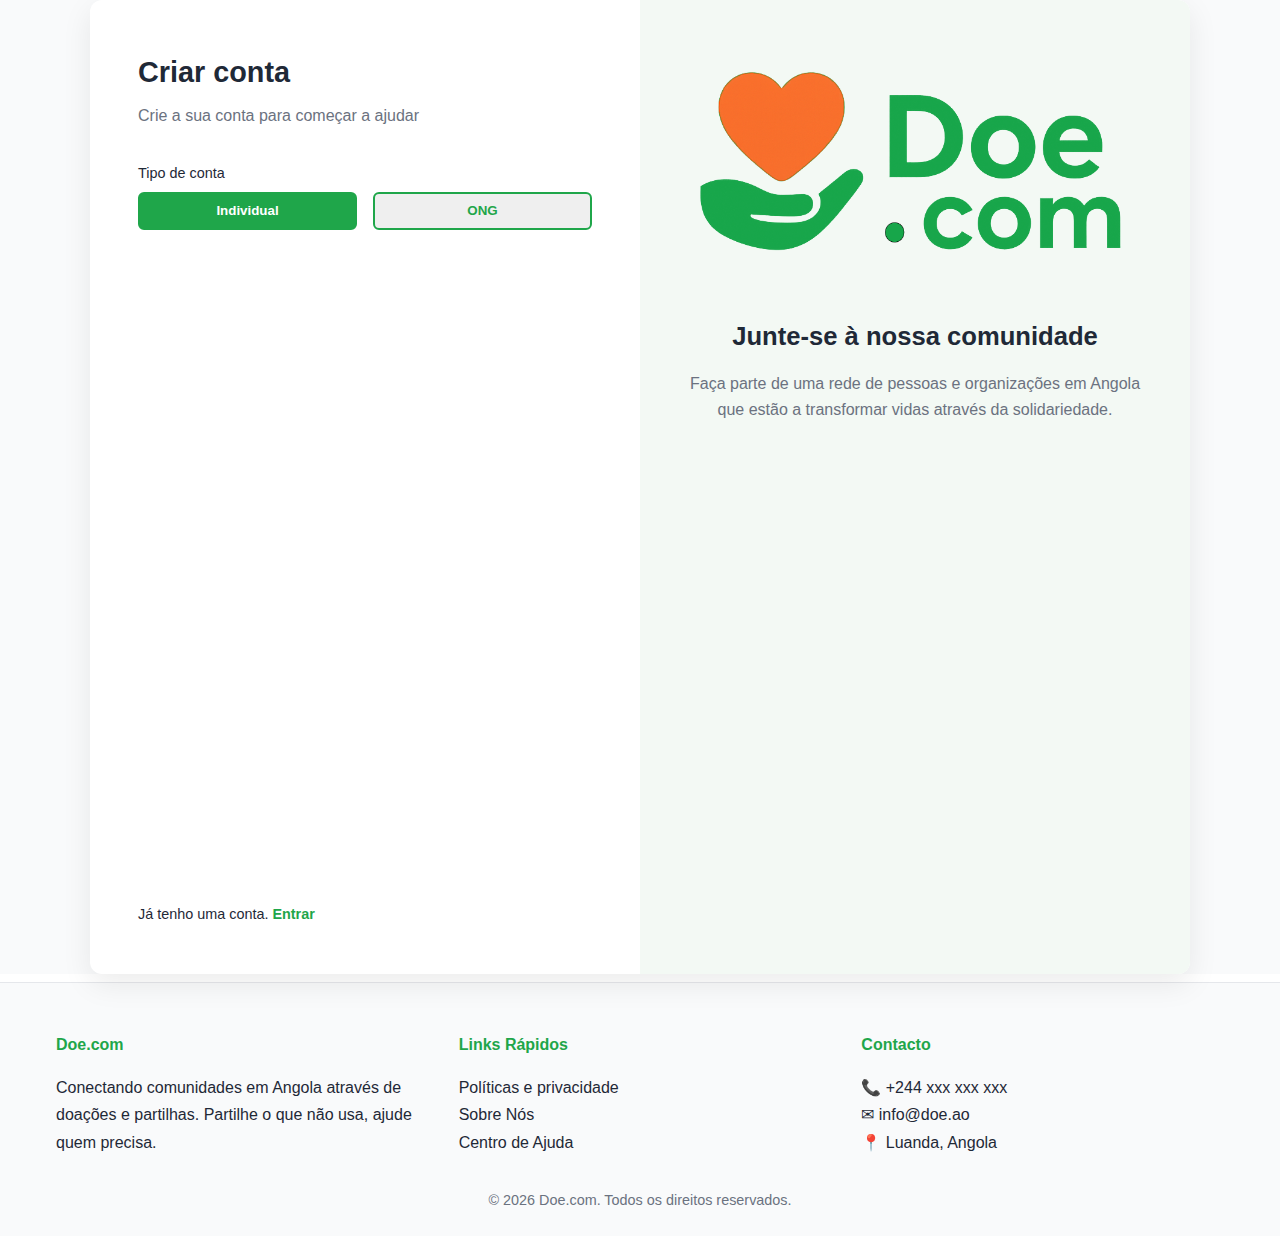
<file: signup.html>
<!doctype html>
<html lang="pt">
  <head>
    <meta charset="UTF-8" />
    <meta name="viewport" content="width=device-width, initial-scale=1.0" />
    <link rel="stylesheet" href="./src/style/main.css" />
    <link rel="stylesheet" href="./src/style/sign.css" />
    <title>Criar Conta | Doe.com</title>
  </head>
  <body>
    <main class="auth">
      <div class="auth-container">
        <!-- Coluna esquerda: formulário -->
        <div class="auth-form">
          <h1>Criar conta</h1>
          <p class="auth-subtitle">Crie a sua conta para começar a ajudar</p>

          <!-- Tipo de conta -->
          <div class="form-group">
            <label>Tipo de conta</label>
            <div class="account-type" style="display: flex; gap: 1rem">
              <button
                type="button"
                class="btn btn-outline active"
                data-type="Individual"
              >
                Individual
              </button>
              <button type="button" class="btn btn-outline" data-type="ONG">
                ONG
              </button>
            </div>
          </div>

          <form class="auth-form fade-in" id="signupForm">
            <div class="form-group full-name-field">
              <label for="nome">Nome</label>
              <input
                type="text"
                id="nome"
                name="nome"
                placeholder="Digite o seu nome"
                required
              />
            </div>

            <div class="form-group">
              <label for="email">Endereço de Email</label>
              <input
                type="email"
                id="email"
                name="email"
                placeholder="Digite o seu email"
                required
              />
            </div>

            <div class="form-group">
              <label for="password">Palavra-passe</label>
              <input
                type="password"
                id="password"
                name="password"
                placeholder="Crie uma palavra-passe"
                required
              />
            </div>

            <div class="form-group">
              <label for="confirm_password">Confirmar palavra-passe</label>
              <input
                type="password"
                id="confirm_password"
                name="confirm_password"
                placeholder="Confirme a palavra-passe"
                required
              />
            </div>

            <div class="form-group">
              <label for="localiza">Localização</label>
              <input
                type="text"
                id="localiza"
                name="localiza"
                placeholder="Cidade / Localização"
                required
              />
            </div>

            <div id="ongFields" class="ngo-fields" style="display: none">
              <div class="form-group">
                <label for="nameONG">Nome da Organização</label>
                <input
                  type="text"
                  id="nameONG"
                  name="nameONG"
                  placeholder="Nome da ONG"
                />
              </div>

              <div class="form-group">
                <label for="nif">NIF da Organização</label>
                <input type="text" id="nif" name="nif" placeholder="NIF" />
              </div>

              <div class="form-group">
                <label for="area">Área de atuação</label>
                <input
                  type="text"
                  id="area"
                  name="area"
                  placeholder="Ex. Educação"
                />
              </div>
            </div>

            <button type="submit" class="btn btn-primary btn-full">
              Criar conta
            </button>
          </form>
          <p class="auth-footer">
            Já tenho uma conta.
            <a href="index.html">Entrar</a>
          </p>
        </div>

        <!-- Coluna direita: imagem -->
        <div class="auth-side">
          <img src="./src/img/doe1.png" alt="Ilustração de comunidade" />
          <h2>Junte-se à nossa comunidade</h2>
          <p>
            Faça parte de uma rede de pessoas e organizações em Angola que estão
            a transformar vidas através da solidariedade.
          </p>
        </div>
      </div>
    </main>

    <!-- Footer -->
    <footer class="footer">
      <div class="container footer-grid">
        <div>
          <h4>Doe.com</h4>
          <p>
            Conectando comunidades em Angola através de doações e partilhas.
            Partilhe o que não usa, ajude quem precisa.
          </p>
        </div>

        <div>
          <h4>Links Rápidos</h4>
          <p><a href="#">Políticas e privacidade</a></p>
          <p><a href="#">Sobre Nós</a></p>
          <p><a href="#">Centro de Ajuda</a></p>
        </div>

        <div>
          <h4>Contacto</h4>
          <p>📞 +244 xxx xxx xxx</p>
          <p>✉ info@doe.ao</p>
          <p>📍 Luanda, Angola</p>
        </div>
      </div>

      <div class="footer-bottom">
        © 2026 Doe.com. Todos os direitos reservados.
      </div>
    </footer>

    <script src="./src/script/auth.js"></script>
  </body>
</html>
</file>
<file: src/style/main.css>
/* Cores base do design */
:root {
  --green: #1fa64a;
  --green-dark: #178a3d;
  --orange: #f7931e;
  --blue: #3b82f6;
  --beige: #fff6eb;
  --text-dark: #1f2937;
  --text-light: #6b7280;
}

* {
  margin: 0;
  padding: 0;
  box-sizing: border-box;
}

body {
  font-family: Arial, Helvetica, sans-serif;
  color: var(--text-dark);
  line-height: 1.7;
}

a {
  text-decoration: none;
  color: inherit;
}

.container {
  max-width: 1200px;
  margin: 0 auto;
  padding: 0 1rem;
}

/* Header */
.header {
  background: #ffffff;
  border-bottom: 1px solid #e5e7eb;
  position: sticky;
  top: 0;
  z-index: 10;
}

.nav {
  display: flex;
  justify-content: space-between;
  align-items: center;
  padding: 1.2rem 0;
}

.logo {
  
  font-weight: bold;
  color: var(--green);
}

.logo img{
  width: 150px;
}

.nav-links {
  display: flex;
  gap: 1.5rem;
  align-items: center;
}

/* Botões */
.btn {
  padding: 0.65rem 1.4rem;
  border-radius: 6px;
  font-weight: bold;
  text-align: center;
  transition: background 0.2s ease, color 0.2s ease;
}

.btn-primary {
  background: var(--green);
  color: #ffffff;
}

.btn-primary:hover {
  background: var(--green-dark);
}

.btn-outline {
  border: 2px solid var(--green);
  color: var(--green);
}

.btn-orange {
  background: var(--orange);
  color: #ffffff;
}


/*badge no menu*/
.nav-chat {
  position: relative;
  font-size: 20px;
  margin-right: 10px;
}

.chat-badge-menu {
  position: absolute;
  top: -6px;
  right: -10px;
  background: #e53935;
  color: #fff;
  font-size: 11px;
  padding: 2px 6px;
  border-radius: 10px;
  font-weight: bold;
}



/* Footer */
.footer {
  background: #f9fafb;
  border-top: 1px solid #e5e7eb;
  margin-top: 8px;
  padding: 3rem 0 1.5rem;
}

.footer-grid {
  display: grid;
  grid-template-columns: repeat(auto-fit, minmax(250px, 1fr));
  gap: 2.5rem;
 
}

.footer h4 {
  color: var(--green);
  margin-bottom: 1rem;
}

.footer-bottom {
  text-align: center;
  margin-top: 2rem;
  font-size: 0.9rem;
  color: var(--text-light);
}

/* Menu mobile */
.menu-toggle {
  display: none;
  background: none;
  border: none;
  font-size: 1.8rem;
  cursor: pointer;
  color: var(--green);
}

@media (max-width: 768px) {
  .menu-toggle {
    display: block;
  }

  .nav-links {
    position: absolute;
    top: 70px;
    right: 1rem;
    background: #ffffff;
    flex-direction: column;
    gap: 1rem;
    padding: 1.5rem;
    border-radius: 8px;
    box-shadow: 0 10px 25px rgba(0,0,0,0.1);
    display: none;
  }

  .nav-links.active {
    display: flex;
  }
}
</file>
<file: src/style/sign.css>
/* (LOGIN & SIGNUP)*/



body{
  background-color: white;
}


.auth {
  min-height: 100vh;
  background: #f9fafb;
  display: flex;
  align-items: center;
  justify-content: center;
}

.auth-container {
  width: 100%;
  max-width: 1100px;
  background: #ffffff;
  display: grid;
  grid-template-columns: 1fr 1fr;
  border-radius: 12px;
  overflow: hidden;
  box-shadow: 0 10px 30px rgba(0, 0, 0, 0.08);
}

/* LEFT SIDE (FORM) */
.auth-form {
  padding: 3rem;
}

.auth-form h1 {
  font-size: 1.8rem;
  margin-bottom: 0.3rem;
}

.auth-subtitle {
  color: var(--text-light);
  margin-bottom: 2rem;
}

.form-group {
  margin-bottom: 1.4rem;
}

.form-group label {
  display: block;
  font-size: 0.9rem;
  margin-bottom: 0.4rem;
}

.form-group input {
  width: 100%;
  padding: 0.75rem 0.9rem;
  border-radius: 6px;
  border: 1px solid #d1d5db;
  font-size: 0.95rem;
}

.form-group input:focus {
  outline: none;
  border-color: var(--green);
}

.btn-full {
  width: 100%;
  margin-top: 0.5rem;
}

.auth-footer {
  margin-top: 1.5rem;
  font-size: 0.9rem;
}

.auth-footer a {
  color: var(--green);
  font-weight: bold;
}

/* RIGHT SIDE (IMAGE) */
.auth-side {
  background: #f3f9f4;
  padding: 3rem 2.5rem;
  text-align: center;
}

.auth-side img {
  max-width: 100%;
  border-radius: 10px;
  margin-bottom: 2rem;
}

.auth-side h2 {
  font-size: 1.6rem;
  margin-bottom: 0.8rem;
}

.auth-side p {
  color: var(--text-light);
  line-height: 1.6;
}

/* ACCOUNT TYPE BUTTONS */
.auth-form .btn-outline {
  flex: 1;
  padding: 0.6rem 0;
  border-radius: 6px;
  cursor: pointer;
}

.btn-outline.active {
  background: var(--green);
  color: #ffffff;
  border-color: var(--green);
}

.input-error {
  border: 2px solid #ef4444;
}

/* Fade-in ao carregar */
.fade-in {
opacity: 0;
transform: translateY(20px);
animation: fadeUp 0.8s ease forwards;
}


@keyframes fadeUp {
to {
opacity: 1;
transform: translateY(0);
}
}


/* Hover suave em botões */
.btn {
transition: transform 0.2s ease, box-shadow 0.2s ease, background 0.2s ease;
}


.btn:hover {
transform: translateY(-2px);
box-shadow: 0 8px 20px rgba(0, 0, 0, 0.12);
}


/* Inputs com foco */
input:focus {
outline: none;
border-color: var(--green);
box-shadow: 0 0 0 2px rgba(31, 166, 74, 0.2);
}


/* Cards / blocos */
.step,
.impact-item,
.auth-form {
transition: transform 0.25s ease, box-shadow 0.25s ease;
}


.step:hover,
.impact-item:hover {
transform: translateY(-6px);
box-shadow: 0 12px 25px rgba(0, 0, 0, 0.1);
}


/* RESPONSIVE */
@media (max-width: 900px) {
  .auth-container {
    grid-template-columns: 1fr;
  }

  .auth-side {
    display: none;
  }
}
</file>
<file: src/style/adm.css>
html, body{
  height: 100%;
  margin: 0;
}

body{
  background-color: white;
}


/* ===============================
   ADMIN – LAYOUT GERAL
================================ */

.admin-container {
  max-width: 1200px;
  margin: 10px auto 60px;
  padding: 0 1rem;
}

.admin-title {
  font-size: 1.8rem;
  font-weight: 600;
  margin-bottom: 2rem;
  color: #222;
  text-align: center;
}

/* ===============================
   CARDS (Resumo)
================================ */

.admin-cards {
  display: grid;
  grid-template-columns: repeat(auto-fit, minmax(220px, 1fr));
  gap: 1.5rem;
  margin-bottom: 3rem;
}

.admin-card {
  background: #fff;
  border-radius: 10px;
  padding: 1.5rem;
  box-shadow: 0 4px 12px rgba(0, 0, 0, 0.05);
}

.admin-card h3 {
  font-size: 0.9rem;
  color: #666;
  margin-bottom: 0.5rem;
}

.admin-card span {
  font-size: 2rem;
  font-weight: 700;
  color: #ff7a00;
}

/* ===============================
   TABELAS
================================ */

.admin-section {
  margin-bottom: 3rem;
}

.admin-section h2 {
  font-size: 1.4rem;
  margin-bottom: 1rem;
  color: #333;
}

.admin-table-wrapper {
  overflow-x: auto;
}

.admin-table {
  width: 100%;
  border-collapse: collapse;
  background: #fff;
  border-radius: 10px;
  overflow: hidden;
  box-shadow: 0 4px 12px rgba(0, 0, 0, 0.05);
}

.admin-table thead {
  background: #f7f7f7;
}

.admin-table th,
.admin-table td {
  padding: 0.9rem 1rem;
  text-align: left;
  font-size: 0.9rem;
}

.admin-table th {
  font-weight: 600;
  color: #444;
}

.admin-table td {
  color: #555;
  border-top: 1px solid #eee;
}

/* ===============================
   BOTÕES
================================ */

.admin-btn {
  padding: 0.4rem 0.8rem;
  border-radius: 6px;
  border: none;
  font-size: 0.85rem;
  cursor: pointer;
  transition: 0.2s;
}

.admin-btn.delete {
  background: #ff4d4f;
  color: #fff;
}

.admin-btn.delete:hover {
  background: #e04345;
}

.admin-btn.view {
  background: #ff7a00;
  color: #fff;
}

.admin-btn.view:hover {
  background: #e96e00;
}

/* ===============================
   BADGES (tipo de conta)
================================ */

.badge {
  padding: 0.2rem 0.6rem;
  border-radius: 20px;
  font-size: 0.75rem;
  font-weight: 500;
}

.badge.individual {
  background: #e6f4ff;
  color: #096dd9;
}

.badge.ong {
  background: #fff7e6;
  color: #d48806;
}

.badge.admin {
  background: #f0f0f0;
  color: #444;
}

/* ===============================
   ESTADOS VAZIOS
================================ */

.empty-state {
  padding: 2rem;
  text-align: center;
  color: #777;
  font-size: 0.95rem;
}

/* ===============================
   RESPONSIVO
================================ */

@media (max-width: 768px) {
  .admin-title {
    font-size: 1.5rem;
  }

  .admin-card span {
    font-size: 1.6rem;
  }

  .admin-table th,
  .admin-table td {
    font-size: 0.8rem;
    padding: 0.7rem;
  }
}
</file>
<file: src/style/chat-adm.css>
html, body{
  height: 100%;
  margin: 0;
}

body{
  background-color: white;
}

.messages-container {
  display: flex;
  height: calc(100vh - 80px);
}

.chat-list {
  width: 30%;
  border-right: 1px solid #ddd;
  padding: 1rem;
  overflow-y: auto;
}

.chat-item {
  padding: 0.75rem;
  cursor: pointer;
  border-bottom: 1px solid #eee;
}

.chat-item:hover {
  background: #f3f4f6;
}

.chat-content {
  width: 70%;
  display: flex;
  flex-direction: column;
}

.chat-messages {
  flex: 1;
  padding: 1rem;
  overflow-y: auto;
}

.message {
  background: #e5e7eb;
  margin-bottom: 0.5rem;
  padding: 0.5rem;
  border-radius: 8px;
}

.message.admin {
  background: #fde68a;
  align-self: center;
}

.chat-form {
  display: flex;
  padding: 1rem;
  gap: 0.5rem;
}

/* Caixa inferior de envio */
.admin-chat-input {
  display: flex;
  gap: 0.75rem;
  padding: 0.75rem;
  border-top: 1px solid #e5e5e5;
  background: #fafafa;
}

/* Input */
.admin-chat-input input {
  flex: 1;
  padding: 0.7rem 1rem;
  border-radius: 25px;
  border: 1px solid #ddd;
  outline: none;
  font-size: 0.95rem;
}

.admin-chat-input input:focus {
  border-color: #f97316;
}

/* Botão */
.admin-chat-input button {
  padding: 0.7rem 1.2rem;
  border-radius: 25px;
  border: none;
  background: #1fa64a;
  color: #fff;
  font-weight: 600;
  cursor: pointer;
  transition: 0.2s;
}

/*botão voltar*/
.admin-chat-input button:hover {
  background: #178a3d;
}

.back-btn {
  background: none;
  border: none;
  font-size: 1.2rem;
  cursor: pointer;
  margin-right: 0.5rem;
}

@media (min-width: 769px) {
  .back-btn {
    display: none;
  }
}

/*botão apagar conversa*/
.delete-chat-btn {
  background: #dc2626;
  color: #fff;
  border: none;
  padding: 0.45rem 0.9rem;
  border-radius: 6px;
  font-size: 0.85rem;
  cursor: pointer;
}

.delete-chat-btn:hover {
  background: #b91c1c;
}



/* ============================
   RESPONSIVO – MOBILE
============================ */
@media (max-width: 768px) {

  .messages-container {
    flex-direction: column;
    height: 100vh;
  }

  /* LISTA DE CONVERSAS */
  .chat-list {
    width: 100%;
    height: 100vh;
    border-right: none;
  }

  /* CHAT (por padrão escondido) */
  .chat-content {
    width: 100%;
    height: 100vh;
    display: none;
  }

  /* quando uma conversa é selecionada */
  .chat-content.active {
    display: flex;
  }

  .chat-list.hidden {
    display: none;
  }

  /* HEADER DO CHAT */
  .chat-header {
    padding: 0.75rem 1rem;
    border-bottom: 1px solid #e5e5e5;
    background: #fff;
  }

  .chat-header h3 {
    font-size: 1rem;
  }

  .chat-header p {
    font-size: 0.8rem;
  }

  /* MENSAGENS */
  .chat-messages {
    flex: 1;
    padding: 0.75rem;
    overflow-y: auto;
  }

  /* INPUT FIXO EM BAIXO */
  .admin-chat-input {
    position: sticky;
    bottom: 0;
    background: #fafafa;
    padding: 0.6rem;
  }

  .admin-chat-input input {
    font-size: 0.9rem;
  }

  .admin-chat-input button {
    padding: 0.6rem 1rem;
    font-size: 0.9rem;
  }
}
</file>
<file: src/style/chat.css>
html, body{
  height: 100%;
  margin: 0;
}

body{
  display: flex;
  flex-direction: column;
  background-color: white;
}

main{
  flex: 1;
}

.chat-page {
  display: flex;
  flex-direction: column;
  height: calc(100vh - 140px);
}

.chat-header {
  border-bottom: 1px solid #e5e7eb;
  padding-bottom: 0.5rem;
  margin-bottom: 1rem;
}

.messages {
  flex: 1;
  overflow-y: auto;
  padding: 1rem 0;
  display: flex;
  flex-direction: column;
  gap: 0.7rem;
}

.message {
  max-width: 70%;
  padding: 0.6rem 0.9rem;
  border-radius: 8px;
  font-size: 0.95rem;
}

.message.sent {
  align-self: flex-end;
  background: var(--green);
  color: white;
}

.message.received {
  align-self: flex-start;
  background: #f3f4f6;
}

.chat-form {
  display: flex;
  gap: 0.5rem;
  border-top: 1px solid #e5e7eb;
  padding-top: 0.8rem;
}
</file>
<file: src/style/chats.css>
html, body{
  height: 100%;
  margin: 0;
}

body{
  display: flex;
  flex-direction: column;
  background-color: white;
}

main{
  flex: 1;
}

.container1{
  width: 100%;
  display: flex;
  flex-direction: column;
  justify-content: center;
  align-items: center;
}
.chats-page {
  padding: 16px;
  min-height: calc(100vh - 120px); /* header + footer */
  display: flex;
  flex-direction: column;
}

.page-title {
  margin-bottom: 12px;
}

.chats-list {
  flex: 1;
  overflow-y: auto;
  display: flex;
  flex-direction: column;
  gap: 12px;
}

.chat-item {
  background: #fff;
  border-radius: 12px;
  padding: 12px;
  box-shadow: 0 2px 6px rgba(0,0,0,0.06);
  cursor: pointer;
}

.chat-item h4 {
  margin: 0;
  font-size: 15px;
}

.chat-item p {
  margin: 4px 0 0;
  font-size: 13px;
  color: #666;
}


.chat-card {
  background: #fff;
  border-radius: 10px;
  padding: 14px;
  display: flex;
  justify-content: space-between;
  align-items: center;
  cursor: pointer;
  box-shadow: 0 4px 10px rgba(0,0,0,.05);
}

.chat-card:hover {
  background: #f7f7f7;
}

.chat-info h4 {
  margin: 0;
  font-size: 16px;
}

.chat-preview {
  font-size: 14px;
  color: #666;
  margin-top: 4px;
}

.chat-arrow {
  font-size: 22px;
  color: #999;
}

.empty-chat {
  text-align: center;
  color: #888;
  margin-top: 40px;
}


.chat-card {
  position: relative;
}

.chat-badge {
  background: #e53935;
  color: white;
  font-size: 12px;
  padding: 4px 8px;
  border-radius: 12px;
  font-weight: bold;
}

@media screen and (max-width: 768px){
  .chats-list{
    width: 90%;
  }
}
</file>
<file: src/style/doacoes.css>
html, body{
  height: 100%;
  margin: 0;
}

body{
  display: flex;
  flex-direction: column;
  background-color: white;
}

main{
  flex: 1;
}

/* Página Fazer Doação */

.donation-page {
  display: grid;
  gap: 3rem;
  place-items: center;
  background: #ffffff;
}

.container1{
  width: 100%;
  display: grid;
  justify-content: center;

}
.section-header h2{
  text-align: center;
}
.section-header p{
  text-align: center;
}
.donation-grid {
  width: 100%;
  max-width: 600px;
}

.donation-card {
  background: #ffffff;
  border: 1px solid #e5e7eb;
  border-radius: 10px;
  padding: 2rem;
}

.donation-card h3 {
  margin-bottom: 1.5rem;
}

/* Upload */
.upload-box {
  border: 2px dashed #d1d5db;
  border-radius: 10px;
  padding: 3rem 1rem;
  text-align: center;
  color: #6b7280;
  cursor: pointer;
}

.upload-box span {
  font-size: 2rem;
  display: block;
  margin-bottom: 0.5rem;
}

.upload-box small {
  display: block;
  margin-top: 0.5rem;
}

/* Formulário */
label {
  display: block;
  font-weight: bold;
  margin: 1.2rem 0 0.4rem;
}

input[type="text"],
select,
textarea {
  width: 100%;
  padding: 0.7rem;
  border-radius: 6px;
  border: 1px solid #d1d5db;
  font-family: inherit;
}

textarea {
  min-height: 120px;
  resize: vertical;
}

.radio-grid {
  display: grid;
  grid-template-columns: 1fr 1fr;
  gap: 0.8rem;
}

.radio-grid label {
  font-weight: normal;
}

.priority-box {
  border: 1px solid #e5e7eb;
  border-radius: 8px;
  padding: 0.8rem;
  margin-top: 0.6rem;
}

.priority-box small {
  display: block;
  color: #6b7280;
  margin-left: 1.4rem;
}

.priority-box.active {
  border-color: var(--green);
}

.radio-inline {
  display: flex;
  gap: 1.5rem;
  margin: 0.5rem 0 1rem;
}

.btn-full {
  width: 100%;
  margin-top: 1.5rem;
}


/* Fade-in ao carregar */
.fade-in {
opacity: 0;
transform: translateY(20px);
animation: fadeUp 0.8s ease forwards;
}


@keyframes fadeUp {
to {
opacity: 1;
transform: translateY(0);
}
}


/* Hover suave em botões */
.btn {
transition: transform 0.2s ease, box-shadow 0.2s ease, background 0.2s ease;
}


.btn:hover {
transform: translateY(-2px);
box-shadow: 0 8px 20px rgba(0, 0, 0, 0.12);
}


/* Inputs com foco */
input:focus {
outline: none;
border-color: var(--green);
box-shadow: 0 0 0 2px rgba(31, 166, 74, 0.2);
}


/* Cards / blocos */
.step,
.impact-item,
.auth-form {
transition: transform 0.25s ease, box-shadow 0.25s ease;
}


.step:hover,
.impact-item:hover {
transform: translateY(-6px);
box-shadow: 0 12px 25px rgba(0, 0, 0, 0.1);
}


button:focus,
input:focus {
  outline: none;
  border-color: var(--green);
  box-shadow: 0 0 0 2px rgba(31, 166, 74, 0.3);
}


/* =========================
   Cards de Itens (padrão)
   ========================= */

.title{
  text-align: center;
  margin: 10px;
  font-size: 1.4rem;
}
.items-grid {
  display: grid;
  grid-template-columns: repeat(auto-fit, minmax(260px, 1fr));
  gap: 2rem;
}
/* Card */
.item-card {
  background: #ffffff;
  border-radius: 12px;
  overflow: hidden;
  box-shadow: 0 8px 20px rgba(0, 0, 0, 0.123);
  display: flex;
  flex-direction: column;
}

/* Imagem */
.item-image {
  width: 100%;
  height: 180px;              /* altura fixa */
  overflow: hidden;
}

.item-image img {
  width: 100%;
  height: 100%;
  object-fit: cover;          /* corta sem distorcer */
  display: block;
}

/* Conteúdo */
.item-content {
  padding: 1rem 1.2rem;
  flex: 1;
}

.item-content h3 {
  font-size: 1rem;
  margin-bottom: 0.4rem;
}

.item-category,
.item-location {
  font-size: 0.85rem;
  color: var(--text-light);
  margin-bottom: 0.3rem;
}


/* =========================
   MODAL
========================= */

.modal {
  position: fixed;
  inset: 0;
  background: rgba(0, 0, 0, 0.55);
  display: none;
  align-items: center;
  justify-content: center;
  z-index: 1000;
  padding: 1rem;
}

/* Conteúdo do modal */
.modal-content {
  background: #fff;
  width: 90%;
  max-width: 480px;
  border-radius: 12px;
  padding: 1.5rem;
  box-shadow: 0 15px 40px rgba(0, 0, 0, 0.2);
  animation: modalFade 0.25s ease;
  position: relative;
}

/* Animação suave */
@keyframes modalFade {
  from {
    opacity: 0;
    transform: translateY(10px);
  }
  to {
    opacity: 1;
    transform: translateY(0);
  }
}

/* Botão fechar */
#closeModal {
  position: absolute;
  top: 14px;
  right: 16px;
  font-size: 1.7rem;
  cursor: pointer;
  color: #000;
  background-color: transparent;
  border: none;
  font-weight: 600;
}

#closeModal:hover {
  color: #777;
}

/* Títulos e texto */
.modal-content h3 {
  margin-bottom: 0.6rem;
  font-size: 1.3rem;
}

.modal-content p {
  margin-bottom: 0.5rem;
  font-size: 0.95rem;
  color: #444;
}

.modal-content hr {
  margin: 1rem 0;
  border: none;
  border-top: 1px solid #eee;
}

/* Botão principal */
.modal-content .btn {
  margin-top: 1rem;
  display: block;
  margin-left: auto;
  margin-right: auto;
  border: none;
}


/* Responsivo */
@media (max-width: 900px) {
  .donation-grid {
    grid-template-columns: 1fr;
  }
}

/* Responsivo */
@media (max-width: 768px) {
  .container1{
    width: 90%;
  }
}
</file>
<file: src/style/home.css>
#individualContent,
#ongContent {
  margin: 0;
  padding: 0;
}


/* Hero */
.hero {
  position: relative;
  min-height: 85vh;
 /* background-image: url('https://images.unsplash.com/photo-1599059813005-11265ba4b4ce?auto=format&fit=crop&w=1600&q=80');*/
  background-image: url('../img/pexels02.jpg');
  background-size: cover;
  background-position: center;
  color: #ffffff;
  display: flex;
  align-items: center;
  margin-top: 0;
  padding-top: 0;
}

.hero-overlay {
  position: absolute;
  inset: 0;
  background: rgba(31, 166, 74, 0.671);
}

.hero-content {
  position: relative;
  text-align: center;
  max-width: 820px;
}

.hero h1 {
  font-size: 2.6rem;
  margin-bottom: 1rem;
}

.hero h1 span {
  color: #ffe1b3;
}

.hero p {
  margin-bottom: 2.2rem;
  font-size: 1.07rem;
}

.hero-buttons {
  display: flex;
  gap: 1rem;
  justify-content: center;
  flex-wrap: wrap;
}

/* Sections */
section {
  padding: 4.5rem 0;
}

.section-header {
  text-align: center;
  margin-bottom: 3.5rem;
}

.section-header h2 {
  font-size: 2rem;
  margin-bottom: 0.5rem;
}

.section-header p {
  color: var(--text-light);
}

/* Como funciona */
.steps {
  display: grid;
  grid-template-columns: repeat(auto-fit, minmax(250px, 1fr));
  gap: 2.5rem;
}

.step {
  text-align: center;
  padding: 0 1rem;
}

.step h3 {
  margin-bottom: 0.5rem;
}

.step-icon {
  width: 64px;
  height: 64px;
  border-radius: 50%;
  display: flex;
  align-items: center;
  justify-content: center;
  font-size: 1.6rem;
  margin: 0 auto 1rem;
  color: #ffffff;
}

.step-icon.green { background: var(--green); }
.step-icon.orange { background: var(--orange); }
.step-icon.blue { background: var(--blue); }

/* Impacto */
.impact {
  background: var(--green);
  color: #ffffff;
  text-align: center;
}

.impact-grid {
  display: grid;
  grid-template-columns: repeat(auto-fit, minmax(200px, 1fr));
  gap: 2.5rem;
  margin-top: 3rem;
}

.impact-item strong {
  font-size: 2.4rem;
  display: block;
}

/* Parceria */
.parceria {
  width: 100%;
  height: auto;
  min-height: 90vh;
}

.container-P{
  width: 90%;
  display: flex;
  margin: 10px  100px auto;
  gap: 50px;
}

.desc-P{
  width: 45%;
  display: flex;
  flex-direction: column;
  justify-content: center;
  align-items: center;
}

.parcs h3{
  text-align: center;
  font-size: 16px;
  margin: 20px;
  color: #333;
}

.parceria p {
  max-width: 600px;
  margin: 0 auto;
  text-align: center;
}

.pcr-buttons {
  margin-top: 2rem;
  display: flex;
  gap: 1rem;
  justify-content: center;
  flex-wrap: wrap;
}

.foto-moti{
  width: 50%;
  height: 500px;
  margin: 0 auto;
}

.foto-moti img{
  width: 400px;
  height: 100%;
  margin-left: 100px;
  border-radius: 5px 40px ;
  transition: 0.3s ease;
}

.foto-moti img:hover{
    transform: scale(1.05);
    box-shadow: 0 12px 25px rgba(0, 0, 0, 0.1);
}

.parc-grid{
  display: grid;
  grid-template-columns: repeat(5, 1fr);
  gap: 40px 60px;
  align-items: center;
}

.parc-item{
  display: flex;
  justify-content: center;
  align-items: center;
}

.parc-item img{
  max-width: 120px;
  width: 100%;
  height: auto;
  filter: grayscale(100%);
  opacity: 0.8;
  transition: 0.3s ease;
}

.parc-item img:hover{
  filter: grayscale(0%);
  opacity: 1;
  transform: scale(1.05);
}


/* Fade-in ao carregar */
.fade-in {
opacity: 0;
transform: translateY(20px);
animation: fadeUp 0.8s ease forwards;
}


@keyframes fadeUp {
to {
opacity: 1;
transform: translateY(0);
}
}


/* Hover suave em botões */
.btn {
transition: transform 0.2s ease, box-shadow 0.2s ease, background 0.2s ease;
}


.btn:hover {
transform: translateY(-2px);
box-shadow: 0 8px 20px rgba(0, 0, 0, 0.12);
}


/* Inputs com foco */
input:focus {
outline: none;
border-color: var(--green);
box-shadow: 0 0 0 2px rgba(31, 166, 74, 0.2);
}


/* Cards / blocos */
.step,
.impact-item,
.auth-form {
transition: transform 0.25s ease, box-shadow 0.25s ease;
}


.step:hover,
.impact-item:hover {
transform: translateY(-6px);
box-shadow: 0 12px 25px rgba(0, 0, 0, 0.1);
}

button:focus,
input:focus {
  outline: none;
  border-color: var(--green);
  box-shadow: 0 0 0 2px rgba(31, 166, 74, 0.3);
}


/* Responsivo */
@media (max-width: 992px) {
  .parc-grid{
    grid-template-columns: repeat(3, 1fr);
  }
}


@media (max-width: 768px) {
  .hero h1 {
    font-size: 2rem;
  }

  section {
    padding: 3.5rem 0;
  }

  .parc-grid{
    grid-template-columns: repeat(2, 1fr);
  }

  .foto-moti{
    display: flex;
    justify-content: center;
    align-items: center;
  }
  .foto-moti img{
    margin-left: 0;
    width: 450px;
    height: 450px;
  }
  

  .desc-P{
    width: 100%;
  }

  .container-P{
    margin: auto;
    flex-direction: column;
  }

  .parcs{
  display: flex;
  justify-content: center;
  align-items: center;
  flex-direction: column;
  }
}
</file>
<file: src/style/perfil.css>
/* =========================
   Página de Perfil
   ========================= */

   html, body{
  height: 100%;
  margin: 0;
}

body{
  background-color: white;
}

.profile-page {
  padding-top: 3rem;
  padding-bottom: 4rem;
}

/* Cabeçalho do perfil */
.profile-header {
  display: flex;
  gap: 2rem;
  align-items: center;
  background: #ffffff;
  padding: 2rem;
  border-radius: 12px;
  box-shadow: 0 8px 20px rgba(0, 0, 0, 0.05);
  margin-bottom: 3rem;
}

.profile-avatar {
  width: 90px;
  height: 90px;
  border-radius: 50%;
  background: var(--beige);
  display: flex;
  align-items: center;
  justify-content: center;
  font-size: 2.5rem;
}

.profile-info h2 {
  margin-bottom: 0.4rem;
}

.profile-info p {
  color: var(--text-light);
  font-size: 0.95rem;
}

/* Minhas doações */
.profile-donations h3 {
  margin-bottom: 1.5rem;
}

#myItemsGrid {
  display: grid;
  grid-template-columns: repeat(auto-fit, minmax(280px, 1fr));
  gap: 2rem;
}

/* Card reutilizado com ajustes */
#myItemsGrid .item-card {
  position: relative;
}

/* Botão remover */
.item-remove {
  position: absolute;
  top: 12px;
  right: 12px;
  background: #ef4444;
  color: #ffffff;
  border: none;
  padding: 0.3rem 0.6rem;
  border-radius: 6px;
  font-size: 0.75rem;
  cursor: pointer;
}

.item-remove:hover {
  opacity: 0.9;
}

/* Mensagem vazia */
.empty-message {
  text-align: center;
  color: var(--text-light);
  padding: 2rem 0;
}

/* =========================
   Cards de Itens (padrão)
   ========================= */

.items-grid {
  display: grid;
  grid-template-columns: repeat(auto-fit, minmax(260px, 1fr));
  gap: 2rem;
}

/* Card */
.item-card {
  background: #ffffff;
  border-radius: 12px;
  overflow: hidden;
  box-shadow: 0 8px 20px rgba(0, 0, 0, 0.05);
  display: flex;
  flex-direction: column;
}

/* Imagem */
.item-image {
  width: 100%;
  height: 180px;              /* altura fixa */
  overflow: hidden;
}

.item-image img {
  width: 100%;
  height: 100%;
  object-fit: cover;          /* corta sem distorcer */
  display: block;
}

/* Conteúdo */
.item-content {
  padding: 1rem 1.2rem;
  flex: 1;
}

.item-content h3 {
  font-size: 1rem;
  margin-bottom: 0.4rem;
}

.item-category,
.item-location {
  font-size: 0.85rem;
  color: var(--text-light);
  margin-bottom: 0.3rem;
}


/* Responsivo */
@media (max-width: 768px) {
  .profile-header {
    flex-direction: column;
    text-align: center;
  }

  .profile-avatar {
    margin-bottom: 1rem;
  }
}
</file>
